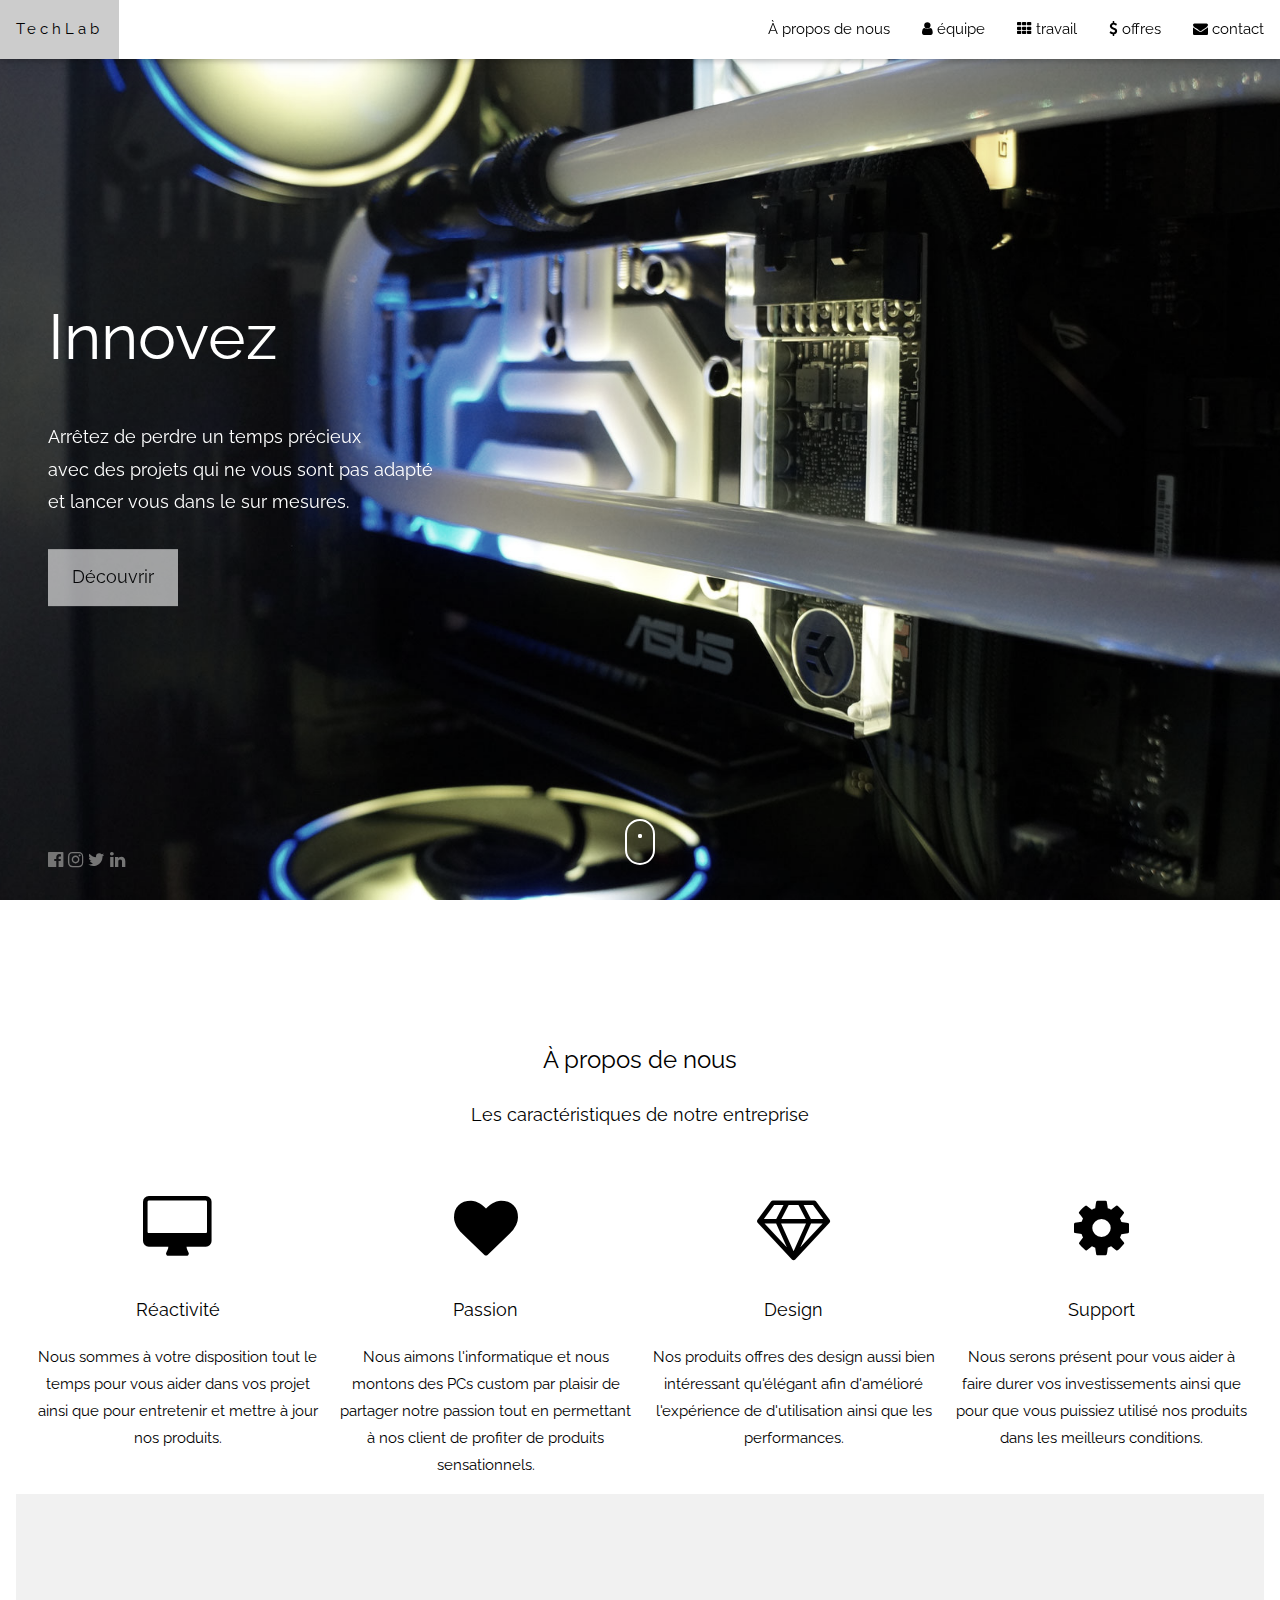
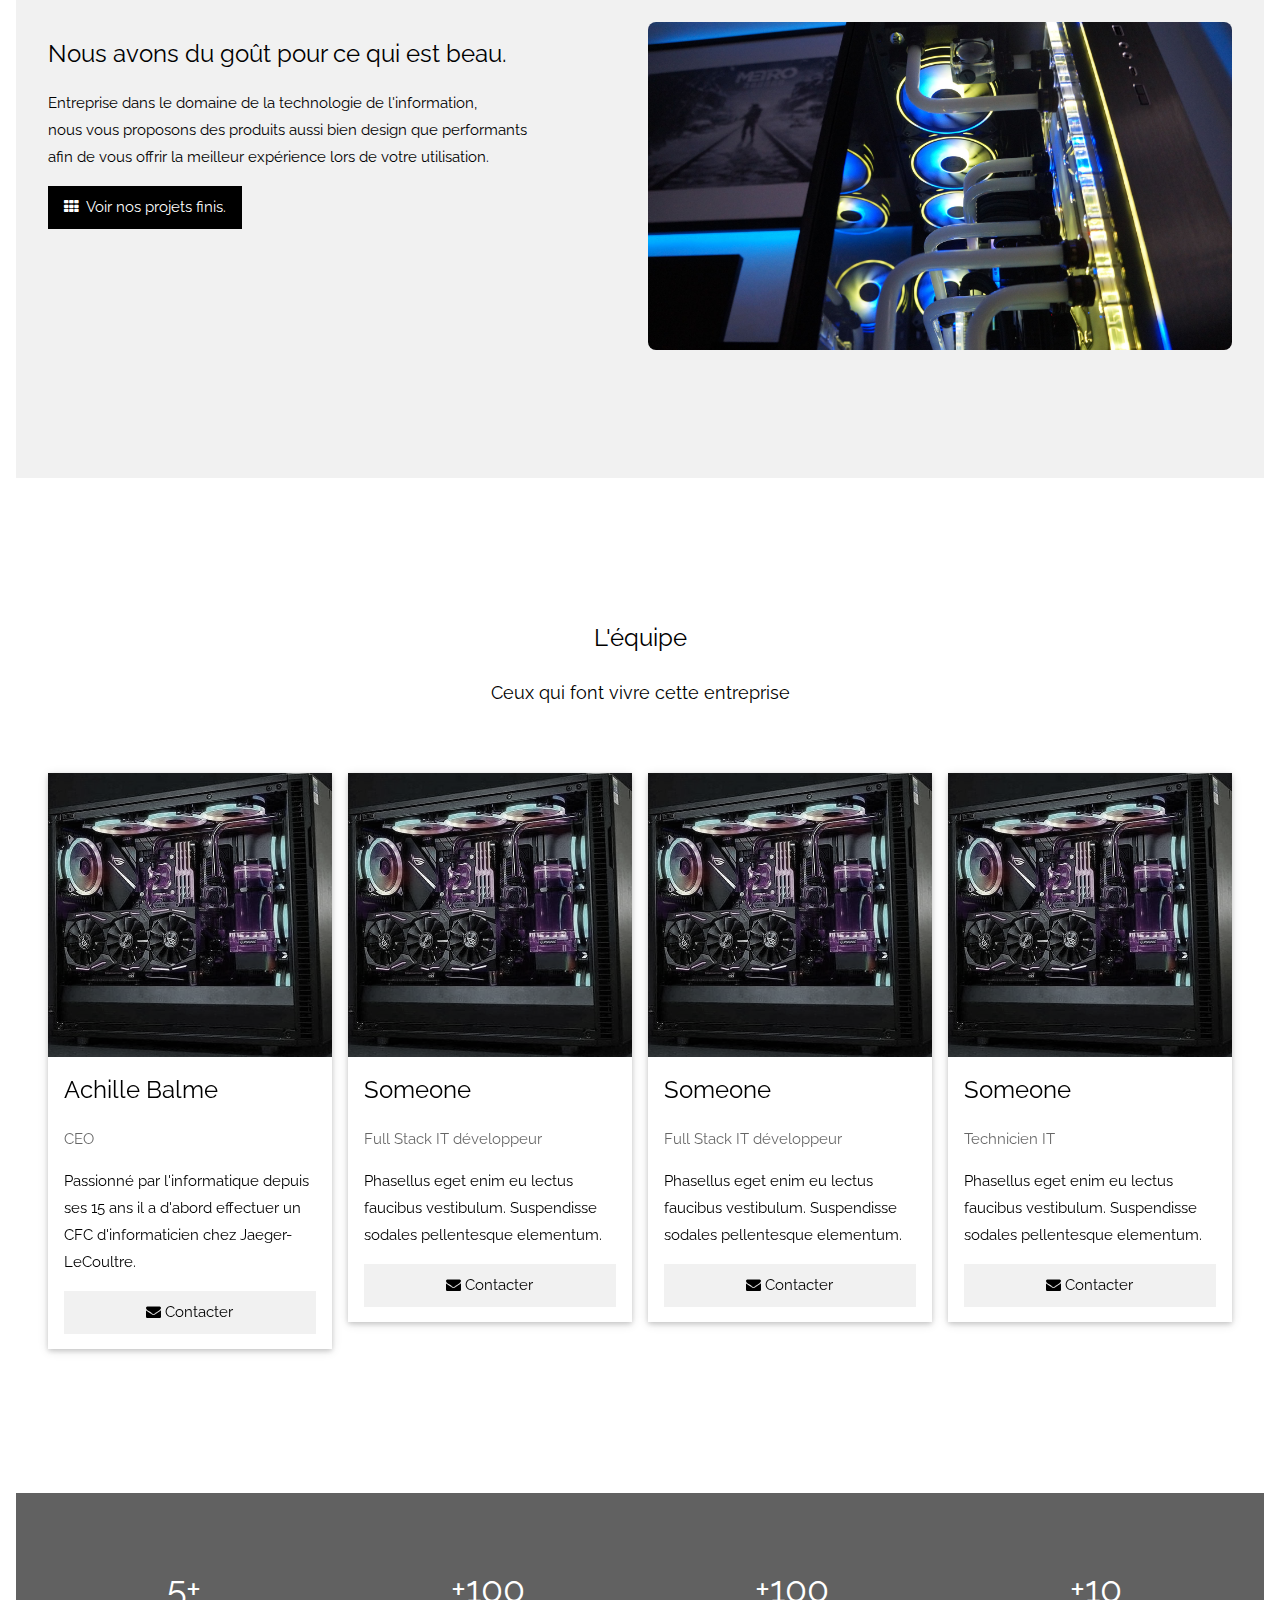
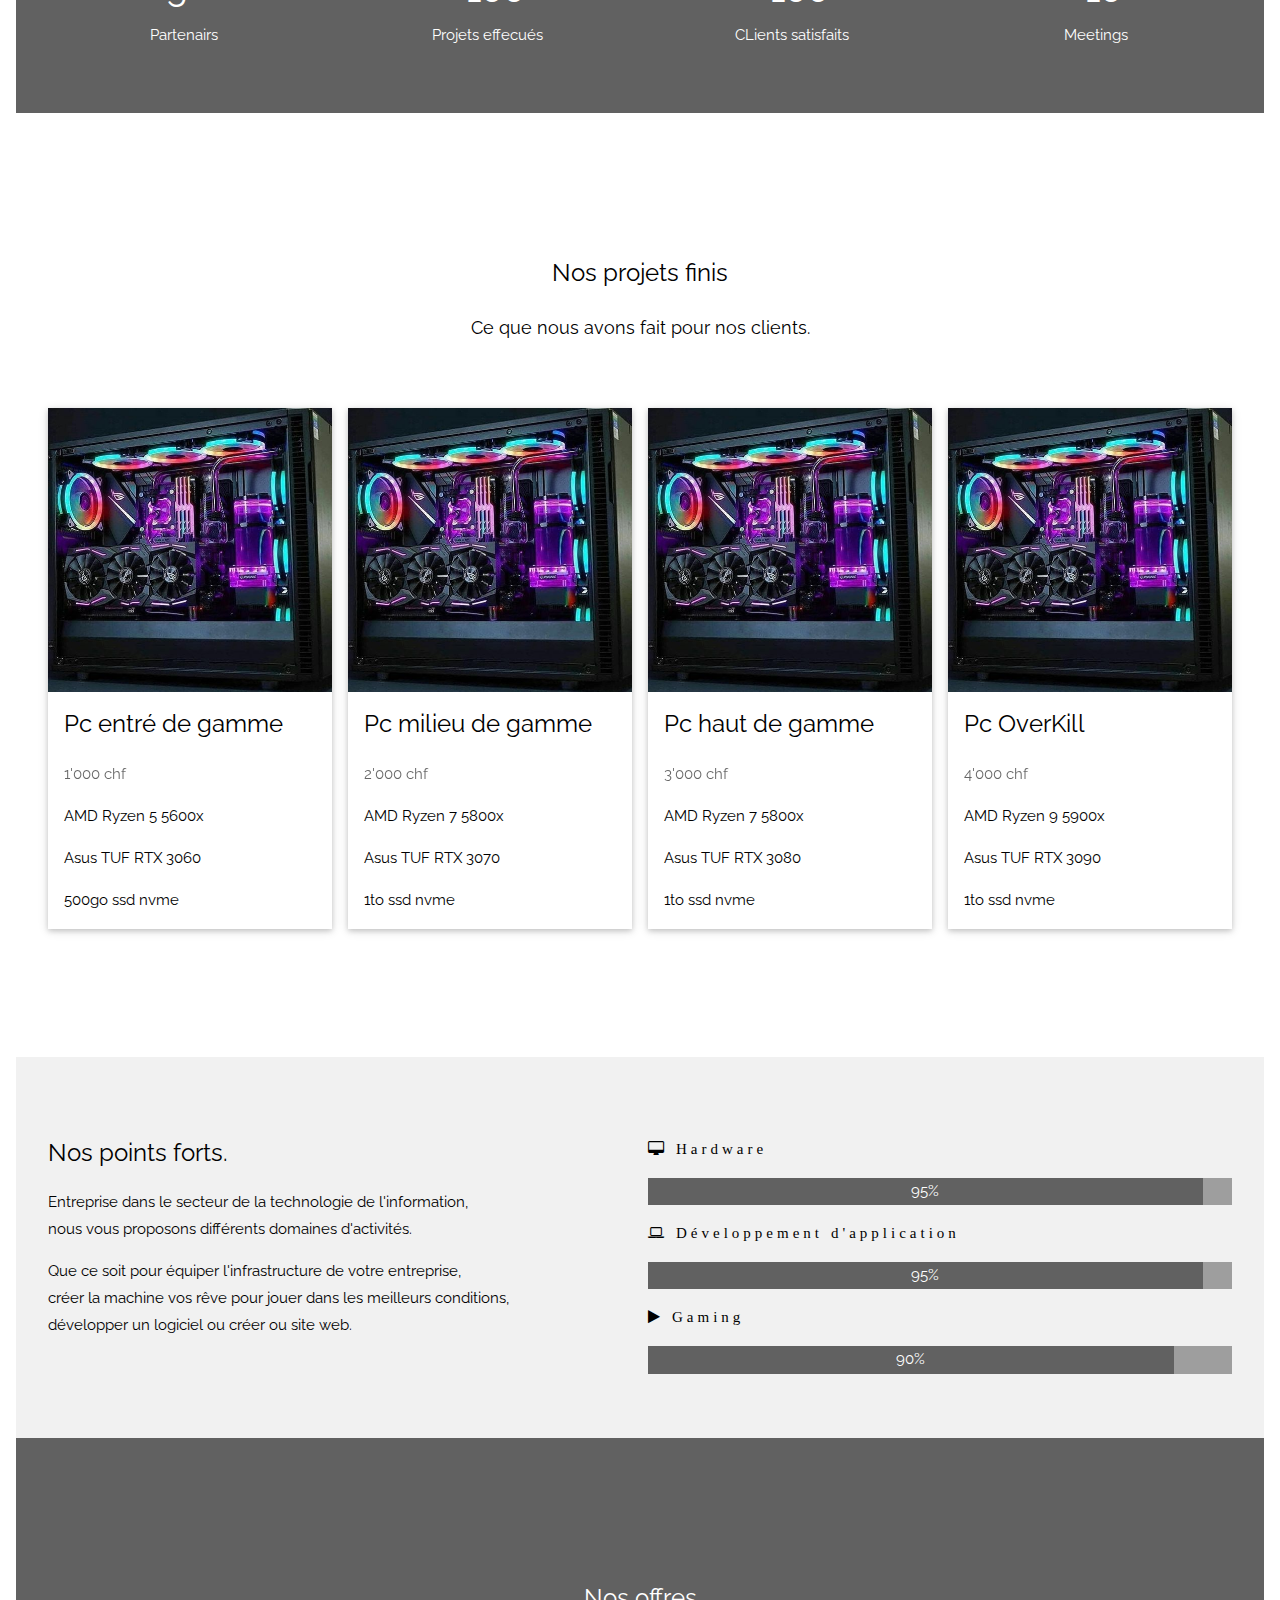
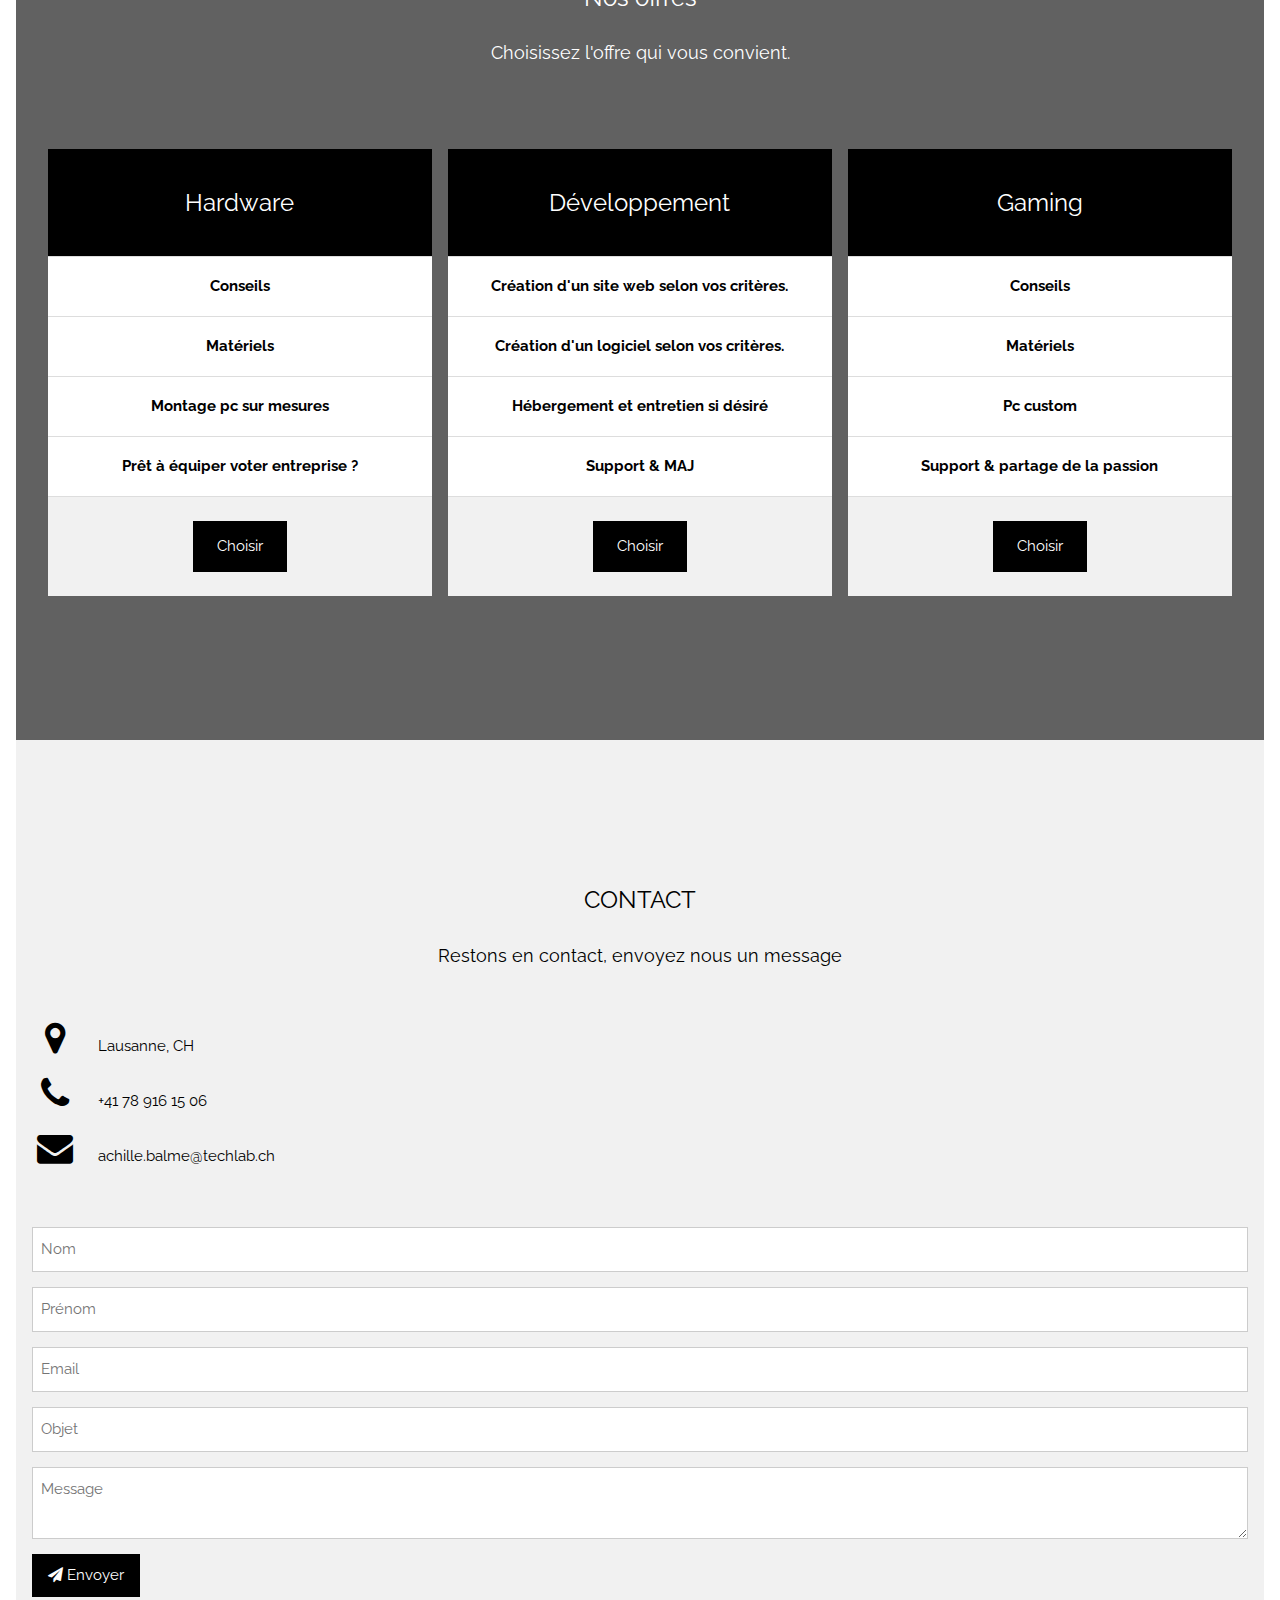
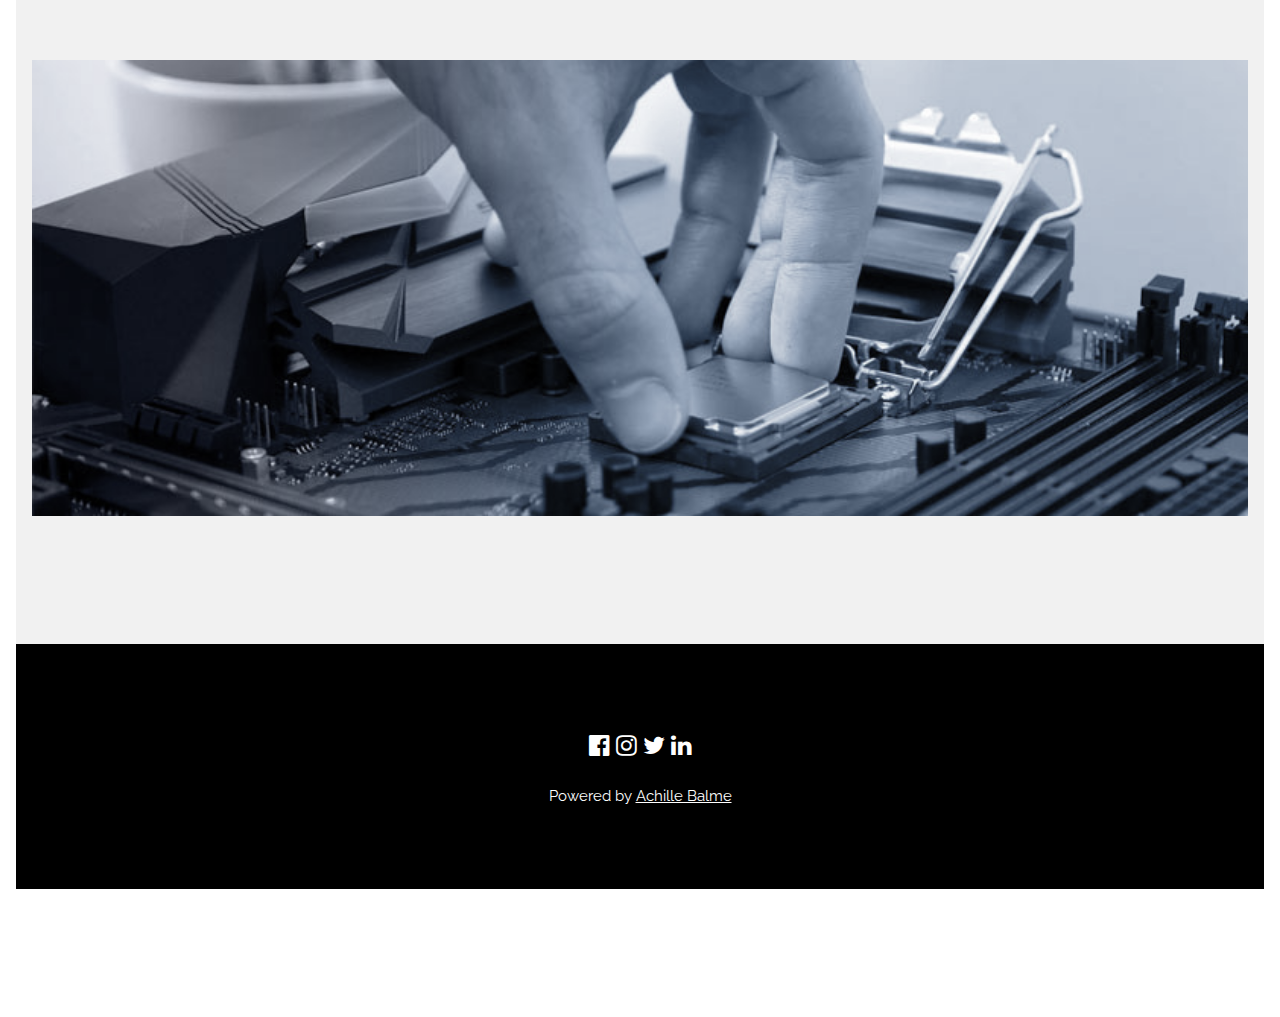
<file: index.html>
<!DOCTYPE html>
<html>
<title>TechLab</title>
<meta charset="UTF-8">
<meta name="viewport" content="width=device-width, initial-scale=1">
<link rel="stylesheet" href="https://www.w3schools.com/w3css/4/w3.css">
<link rel="stylesheet" href="https://fonts.googleapis.com/css?family=Raleway">
<link rel="stylesheet" href="https://cdnjs.cloudflare.com/ajax/libs/font-awesome/4.7.0/css/font-awesome.min.css">
<style>
  body,h1,h2,h3,h4,h5,h6 {font-family: "Raleway", sans-serif}

  body, html {
    height: 100%;
    line-height: 1.8;
  }

  .bgimg-1 {
    background-position: center;
    background-size: cover;
    background-image: url("images/photopclianli2.jpg");
    min-height: 100%;
  }

  .w3-bar .w3-button {
    padding: 16px;
  }
  #upBtn {
    display: none;
    position: fixed;
    bottom: 20px;
    right: 30px;
    z-index: 99;
    border: none;
    outline: none;
    background-color: white;
    cursor: pointer;
    padding: 15px;
    border-radius: 10px;
    height: 75px;
    width: 75px;
  }

  #upBtn:hover {
    background-color: rgba(179, 179, 179, 0.333);
  }

  .btnImg {
    display: block;
    margin-left: auto;
    margin-right: auto;
    width: 100%;
  }

  /* Scroll Down */

  .scrolldown-wrapper {
    left: 50%;
    position: absolute;
    text-align: center;
    bottom: 0;
    transform: translate(-50%, -50%);
  }

  .scrolldown {
    border: 2px solid #FFFFFF;
    border-radius: 30px;
    height: 46px;
    margin: 0 auto 8px;
    text-align: center;
    width: 30px;
  }

  .scrolldown-p1,
  .scrolldown-p2 {
    animation-duration: 1.5s;
    animation-name: scrolldown;
    animation-iteration-count: infinite;
    fill: #FFFFFF;
  }

  .scrolldown-p2 {
    animation-delay: .75s;
  }

  @keyframes scrolldown {
    0% {
      opacity: 0;
      transform: translate(0, -8px);
    }
    50% {
      opacity: 1;
      transform: translate(0, 0);
    }
    100% {
      opacity: 0;
      transform: translate(0, 8px);
    }
  }
</style>
<body>

<div class="w3-top">
  <div class="w3-bar w3-white w3-card" id="myNavbar">
    <a href="#home" class="w3-bar-item w3-button w3-wide">TechLab</a>
    <div class="w3-right w3-hide-small">
      <a href="#about" class="w3-bar-item w3-button"><i class=""></i> À propos de nous</a>
      <a href="#team" class="w3-bar-item w3-button"><i class="fa fa-user"></i> équipe</a>
      <a href="#work" class="w3-bar-item w3-button"><i class="fa fa-th"></i> travail</a>
      <a href="#pricing" class="w3-bar-item w3-button"><i class="fa fa-usd"></i> offres</a>
      <a href="#contact" class="w3-bar-item w3-button"><i class="fa fa-envelope"></i> contact</a>
    </div>
    <a href="javascript:void(0)" class="w3-bar-item w3-button w3-right w3-hide-large w3-hide-medium" onclick="open()">
      <i class="fa fa-bars"></i>
    </a>
  </div>
</div>

<nav class="w3-sidebar w3-bar-block w3-black w3-card w3-animate-left w3-hide-medium w3-hide-large" style="display:none" id="mySidebar">
  <a href="javascript:void(0)" onclick="close()" class="w3-bar-item w3-button w3-large w3-padding-16">Close ×</a>
  <a href="#about" onclick="close()" class="w3-bar-item w3-button">À propos de nous</a>
  <a href="#team" onclick="close()" class="w3-bar-item w3-button"> équipe</a>
  <a href="#work" onclick="close()" class="w3-bar-item w3-button"> travail</a>
  <a href="#pricing" onclick="close()" class="w3-bar-item w3-button"> offres</a>
  <a href="#contact" onclick="close()" class="w3-bar-item w3-button"> contact</a>
</nav>

<header class="bgimg-1 w3-display-container w3-grayscale-min" id="home">
  <div class="w3-display-left w3-text-white" style="padding:48px">
    <span class="w3-jumbo w3-hide-small">Innovez</span><br>
    <span class="w3-xxlarge w3-hide-large w3-hide-medium">Innovez</span><br>
    <span class="w3-large">Arrêtez de perdre un temps précieux <br>avec des projets qui ne vous sont pas adapté<br>et lancer vous dans le sur mesures.</span>
    <p><a href="#about" class="w3-button w3-white w3-padding-large w3-large w3-margin-top w3-opacity w3-hover-opacity-off">Découvrir</a></p>
  </div>
  <div class="w3-display-bottomleft w3-text-grey w3-large" style="padding:24px 48px">
    <a href="https://www.facebook.com/"><i class="fa fa-facebook-official w3-hover-opacity"></i></a>
    <a href="https://www.instagram.com/"><i class="fa fa-instagram w3-hover-opacity"></i></a>
    <a href="https://twitter.com/home/"><i class="fa fa-twitter w3-hover-opacity"></i></a>
    <a href="https://fr.linkedin.com/"><i class="fa fa-linkedin w3-hover-opacity"></i></a>
  </div>
  <div class="scrolldown-wrapper">
    <div class="scrolldown">
      <svg height="30" width="10">
        <circle class="scrolldown-p1" cx="5" cy="15" r="2" />
        <circle class="scrolldown-p2" cx="5" cy="15" r="2" />
      </svg>
    </div>
  </div>
</header>
<div class="w3-container" style="padding:128px 16px" id="about">
  <h3 class="w3-center">À propos de nous</h3>
  <p class="w3-center w3-large">Les caractéristiques de notre entreprise</p>
  <div class="w3-row-padding w3-center" style="margin-top:64px">
    <div class="w3-quarter">
      <i class="fa fa-desktop w3-margin-bottom w3-jumbo w3-center"></i>
      <p class="w3-large">Réactivité</p>
      <p>Nous sommes à votre disposition tout le temps pour vous aider dans vos projet ainsi que pour entretenir et mettre à jour nos produits.</p>
    </div>
    <div class="w3-quarter">
      <i class="fa fa-heart w3-margin-bottom w3-jumbo"></i>
      <p class="w3-large">Passion</p>
      <p>Nous aimons l'informatique et nous montons des PCs custom par plaisir de partager notre passion tout en permettant à nos client de profiter de produits sensationnels.</p>
    </div>
    <div class="w3-quarter">
      <i class="fa fa-diamond w3-margin-bottom w3-jumbo"></i>
      <p class="w3-large">Design</p>
      <p>Nos produits offres des design aussi bien intéressant qu'élégant afin d'amélioré l'expérience de d'utilisation ainsi que les performances.</p>
    </div>
    <div class="w3-quarter">
      <i class="fa fa-cog w3-margin-bottom w3-jumbo"></i>
      <p class="w3-large">Support</p>
      <p>Nous serons présent pour vous aider à faire durer vos investissements ainsi que pour que vous puissiez utilisé nos produits dans les meilleurs conditions.</p>
    </div>
  </div>

  <div class="w3-container w3-light-grey" style="padding:128px 16px">
    <div class="w3-row-padding">
      <div class="w3-col m6">
        <h3>Nous avons du goût pour ce qui est beau.</h3>
        <p>Entreprise dans le domaine de la technologie de l'information,<br>nous vous proposons des produits aussi bien design que performants<br>afin de vous offrir la meilleur expérience lors de votre utilisation.</p>
        <p><a href="#work" class="w3-button w3-black"><i class="fa fa-th">&nbsp;</i> Voir nos projets finis.</a></p>
      </div>
      <div class="w3-col m6">
        <img class="w3-image w3-round-large" src="images/photopclianli.jpg" alt="Buildings" width="700" height="394">
      </div>
    </div>
  </div>

  <div class="w3-container" style="padding:128px 16px" id="team">
    <h3 class="w3-center">L'équipe</h3>
    <p class="w3-center w3-large">Ceux qui font vivre cette entreprise</p>
    <div class="w3-row-padding w3-grayscale" style="margin-top:64px">
      <div class="w3-col l3 m6 w3-margin-bottom">
        <div class="w3-card">
          <img src="images/photopc1.jpg" alt="Achille" style="width:100%">
          <div class="w3-container">
            <h3>Achille Balme</h3>
            <p class="w3-opacity">CEO</p>
            <p>Passionné par l'informatique depuis ses 15 ans il a d'abord effectuer un CFC d'informaticien chez Jaeger-LeCoultre.</p>
            <a href="mailto:achille.balme@techlab.ch?subject=Demande d'informations" class="w3-button w3-light-grey w3-block"><i class="fa fa-envelope"></i> Contacter</button></a>
            <p></p>
          </div>
        </div>
      </div>
      <div class="w3-col l3 m6 w3-margin-bottom">
        <div class="w3-card">
          <img src="images/photopc1.jpg" alt="someone" style="width:100%">
          <div class="w3-container">
            <h3>Someone</h3>
            <p class="w3-opacity">Full Stack IT développeur</p>
            <p>Phasellus eget enim eu lectus faucibus vestibulum. Suspendisse sodales pellentesque elementum.</p>
            <a href="mailto:@techlab.ch?subject=Demande d'informations" class="w3-button w3-light-grey w3-block"><i class="fa fa-envelope"></i> Contacter</button></a>
            <p></p>
          </div>
        </div>
      </div>
      <div class="w3-col l3 m6 w3-margin-bottom">
        <div class="w3-card">
          <img src="images/photopc1.jpg" alt="someone" style="width:100%">
          <div class="w3-container">
            <h3>Someone</h3>
            <p class="w3-opacity">Full Stack IT développeur</p>
            <p>Phasellus eget enim eu lectus faucibus vestibulum. Suspendisse sodales pellentesque elementum.</p>
            <a href="mailto:@techlab.ch?subject=Demande d'informations" class="w3-button w3-light-grey w3-block"><i class="fa fa-envelope"></i> Contacter</button></a>
            <p></p>
          </div>
        </div>
      </div>
      <div class="w3-col l3 m6 w3-margin-bottom">
        <div class="w3-card">
          <img src="images/photopc1.jpg" alt="someone" style="width:100%">
          <div class="w3-container">
            <h3>Someone</h3>
            <p class="w3-opacity">Technicien IT</p>
            <p>Phasellus eget enim eu lectus faucibus vestibulum. Suspendisse sodales pellentesque elementum.</p>
            <a href="mailto:@techlab.ch?subject=Demande d'informations" class="w3-button w3-light-grey w3-block"><i class="fa fa-envelope"></i> Contacter</button></a>
            <p></p>
          </div>
        </div>
      </div>
    </div>
  </div>

  <div class="w3-container w3-row w3-center w3-dark-grey w3-padding-64">
    <div class="w3-quarter">
      <span class="w3-xxlarge">5+</span>
      <br>Partenairs
    </div>
    <div class="w3-quarter">
      <span class="w3-xxlarge">+100</span>
      <br>Projets effecués
    </div>
    <div class="w3-quarter">
      <span class="w3-xxlarge">+100</span>
      <br>CLients satisfaits
    </div>
    <div class="w3-quarter">
      <span class="w3-xxlarge">+10</span>
      <br>Meetings
    </div>
  </div>

  <div class="w3-container" style="padding:128px 16px" id="work">
    <h3 class="w3-center">Nos projets finis</h3>
    <p class="w3-center w3-large">Ce que nous avons fait pour nos clients.</p>

    <div class="w3-row-padding" style="margin-top:64px">
      <div class="w3-col l3 m6">
        <div class="w3-card">
          <img src="images/photopc1.jpg" alt="photo" style="width:100%" onclick="onClick(this)" class="w3-hover-opacity">
          <div class="w3-container">
            <h3>Pc entré de gamme</h3>
            <p class="w3-opacity">1'000 chf</p>
            <p>AMD Ryzen 5 5600x</p>
            <p>Asus TUF RTX 3060</p>
            <p>500go ssd nvme</p>
            <p></p>
          </div>
        </div>
      </div>
      <div class="w3-col l3 m6">
        <div class="w3-card">
          <img src="images/photopc1.jpg" alt="photo" style="width:100%" onclick="onClick(this)" class="w3-hover-opacity">
          <div class="w3-container">
            <h3>Pc milieu de gamme</h3>
            <p class="w3-opacity">2'000 chf</p>
            <p>AMD Ryzen 7 5800x</p>
            <p>Asus TUF RTX 3070</p>
            <p>1to ssd nvme</p>
            <p></p>
          </div>
        </div>
      </div>
      <div class="w3-col l3 m6">
        <div class="w3-card">
          <img src="images/photopc1.jpg" alt="photo" style="width:100%" onclick="onClick(this)" class="w3-hover-opacity">
          <div class="w3-container">
            <h3>Pc haut de gamme</h3>
            <p class="w3-opacity">3'000 chf</p>
            <p>AMD Ryzen 7 5800x</p>
            <p>Asus TUF RTX 3080</p>
            <p>1to ssd nvme</p>
            <p></p>
          </div>
        </div>
      </div>
      <div class="w3-col l3 m6">
        <div class="w3-card">
          <img src="images/photopc1.jpg" alt="photo" style="width:100%" onclick="onClick(this)" class="w3-hover-opacity">
          <div class="w3-container">
            <h3>Pc OverKill</h3>
            <p class="w3-opacity">4'000 chf</p>
            <p>AMD Ryzen 9 5900x</p>
            <p>Asus TUF RTX 3090</p>
            <p>1to ssd nvme</p>
            <p></p>
          </div>
        </div>
      </div>
    </div>
  </div>
  <div id="modal01" class="w3-modal w3-black" onclick="this.style.display='none'">
    <span class="w3-button w3-xxlarge w3-black w3-padding-large w3-display-topright" title="Close Modal Image">&times;</span>
    <div class="w3-modal-content w3-animate-zoom w3-center w3-transparent w3-padding-64">
      <img id="img01" class="w3-image">
      <p id="caption" class="w3-opacity w3-large"></p>
    </div>
  </div>

  <div class="w3-container w3-light-grey w3-padding-64">
    <div class="w3-row-padding">
      <div class="w3-col m6">
        <h3>Nos points forts.</h3>
        <p>Entreprise dans le secteur de la technologie de l'information,<br>
          nous vous proposons différents domaines d'activités.</p>
        <p>Que ce soit pour équiper l'infrastructure de votre entreprise,<br>
          créer la machine vos rêve pour jouer dans les meilleurs conditions,<br>
          développer un logiciel ou créer ou site web.</p>
      </div>
      <div class="w3-col m6">
        <p class="w3-wide"><i class="fa fa-desktop w3-margin-right"> Hardware</i></p>
        <div class="w3-grey">
          <div class="w3-container w3-dark-grey w3-center" style="width:95%">95%</div>
        </div>
        <p class="w3-wide"><i class="fa fa-laptop w3-margin-right"> Développement d'application</i></p>
        <div class="w3-grey">
          <div class="w3-container w3-dark-grey w3-center" style="width:95%">95%</div>
        </div>
        <p class="w3-wide"><i class="fa fa-play w3-margin-right"> Gaming</i></p>
        <div class="w3-grey">
          <div class="w3-container w3-dark-grey w3-center" style="width:90%">90%</div>
        </div>
      </div>
    </div>
  </div>

  <div class="w3-container w3-center w3-dark-grey" style="padding:128px 16px" id="pricing">
    <h3>Nos offres</h3>
    <p class="w3-large">Choisissez l'offre qui vous convient.</p>
    <div class="w3-row-padding" style="margin-top:64px">
      <div class="w3-third w3-section">
        <ul class="w3-ul w3-white w3-hover-shadow">
          <li class="w3-black w3-xlarge w3-padding-32">Hardware</li>
          <li class="w3-padding-16"><b>Conseils</b></li>
          <li class="w3-padding-16"><b>Matériels</b></li>
          <li class="w3-padding-16"><b>Montage pc sur mesures</b></li>
          <li class="w3-padding-16"><b>Prêt à équiper voter entreprise ?</b></li>
          </li>
          <li class="w3-light-grey w3-padding-24">
            <form action="Hardware/index.html">
              <button class="w3-button w3-black w3-padding-large">Choisir</button>
            </form>
          </li>
        </ul>
      </div>
      <div class="w3-third w3-section">
        <ul class="w3-ul w3-white w3-hover-shadow">
          <li class="w3-black w3-xlarge w3-padding-32">Développement</li>
          <li class="w3-padding-16"><b>Création d'un site web selon vos critères.</b></li>
          <li class="w3-padding-16"><b>Création d'un logiciel selon vos critères.</b></li>
          <li class="w3-padding-16"><b>Hébergement et entretien si désiré</b></li>
          <li class="w3-padding-16"><b>Support & MAJ</b></li>
          </li>
          <li class="w3-light-grey w3-padding-24">
            <form action="Développement/index.html">
              <button class="w3-button w3-black w3-padding-large">Choisir</button>
            </form>
          </li>
        </ul>
      </div>
      <div class="w3-third w3-section">
        <ul class="w3-ul w3-white w3-hover-shadow">
          <li class="w3-black w3-xlarge w3-padding-32">Gaming</li>
          <li class="w3-padding-16"><b>Conseils</b></li>
          <li class="w3-padding-16"><b>Matériels</b></li>
          <li class="w3-padding-16"><b>Pc custom</b></li>
          <li class="w3-padding-16"><b>Support & partage de la passion</b></li>
          </li>
          <li class="w3-light-grey w3-padding-24">
            <form action="Gaming/index.html">
              <button class="w3-button w3-black w3-padding-large">Choisir</button>
            </form>
          </li>
        </ul>
      </div>
    </div>
  </div>

  <div class="w3-container w3-light-grey" style="padding:128px 16px" id="contact">
    <h3 class="w3-center">CONTACT</h3>
    <p class="w3-center w3-large">Restons en contact, envoyez nous un message</p>
    <div style="margin-top:48px">
      <p><i class="fa fa-map-marker fa-fw w3-xxlarge w3-margin-right"></i> Lausanne, CH</p>
      <p><i class="fa fa-phone fa-fw w3-xxlarge w3-margin-right"></i> +41 78 916 15 06</p>
      <p><i class="fa fa-envelope fa-fw w3-xxlarge w3-margin-right"></i> achille.balme@techlab.ch</p>
      <br>
      <form method="POST" action="traitement.php" target="_blank">
        <p><input class="w3-input w3-border" type="text" placeholder="Nom" required name="Nom"></p>
        <p><input class="w3-input w3-border" type="text" placeholder="Prénom" required name="Prenom"></p>
        <p><input class="w3-input w3-border" type="email" placeholder="Email" required name="Email"></p>
        <p><input class="w3-input w3-border" type="text" placeholder="Objet" required name="Objet"></p>
        <p><textarea class="w3-input w3-border" type="text" placeholder="Message" required name="Message"></textarea></p>
        <button class="w3-button w3-black" type="submit">
          <i class="fa fa-paper-plane"></i> Envoyer
        </button>
        </p>
      </form>
      <img src="images/photoposeproc.jpg" class="w3-image w3-greyscale" style="width:100%;margin-top:48px">
    </div>
  </div>

  <footer class="w3-center w3-black w3-padding-64">
    <div class="w3-xlarge w3-section">
      <a href="https://www.facebook.com/"><i class="fa fa-facebook-official w3-hover-opacity"></i></a>
      <a href="https://www.instagram.com/"><i class="fa fa-instagram w3-hover-opacity"></i></a>
      <a href="https://twitter.com/home/"><i class="fa fa-twitter w3-hover-opacity"></i></a>
      <a href="https://fr.linkedin.com/"><i class="fa fa-linkedin w3-hover-opacity"></i></a>
    </div>
    <p>Powered by <a href="../CV/index.html" title="W3.CSS" target="_blank" class="w3-hover-text-green">Achille Balme</a></p>
  </footer>
  <button onclick="upFunction()" id="upBtn" title="Remonter"><img class="btnImg" src="up.png"></button>
  <div id="footer">
    <script>
      function onClick(element) {
        document.getElementById("img01").src = element.src;
        document.getElementById("modal01").style.display = "block";
        var captionText = document.getElementById("caption");
        captionText.innerHTML = element.alt;
      }

      var mySidebar = document.getElementById("mySidebar");

      function open() {
        if (mySidebar.style.display === 'block') {
          mySidebar.style.display = 'none';
        } else {
          mySidebar.style.display = 'block';
        }
      }

      function close() {
        mySidebar.style.display = "none";
      }
      var mybutton = document.getElementById("upBtn");
      window.onscroll = function() {scrollFunction()};
      function scrollFunction() {
        if (document.body.scrollTop > 20 || document.documentElement.scrollTop > 20) {
          mybutton.style.display = "block";
        } else {
          mybutton.style.display = "none";
        }
      }
      function upFunction() {
        document.body.scrollTop = 0;
        document.documentElement.scrollTop = 0;
      }
    </script>
</body>
</html>
</file>
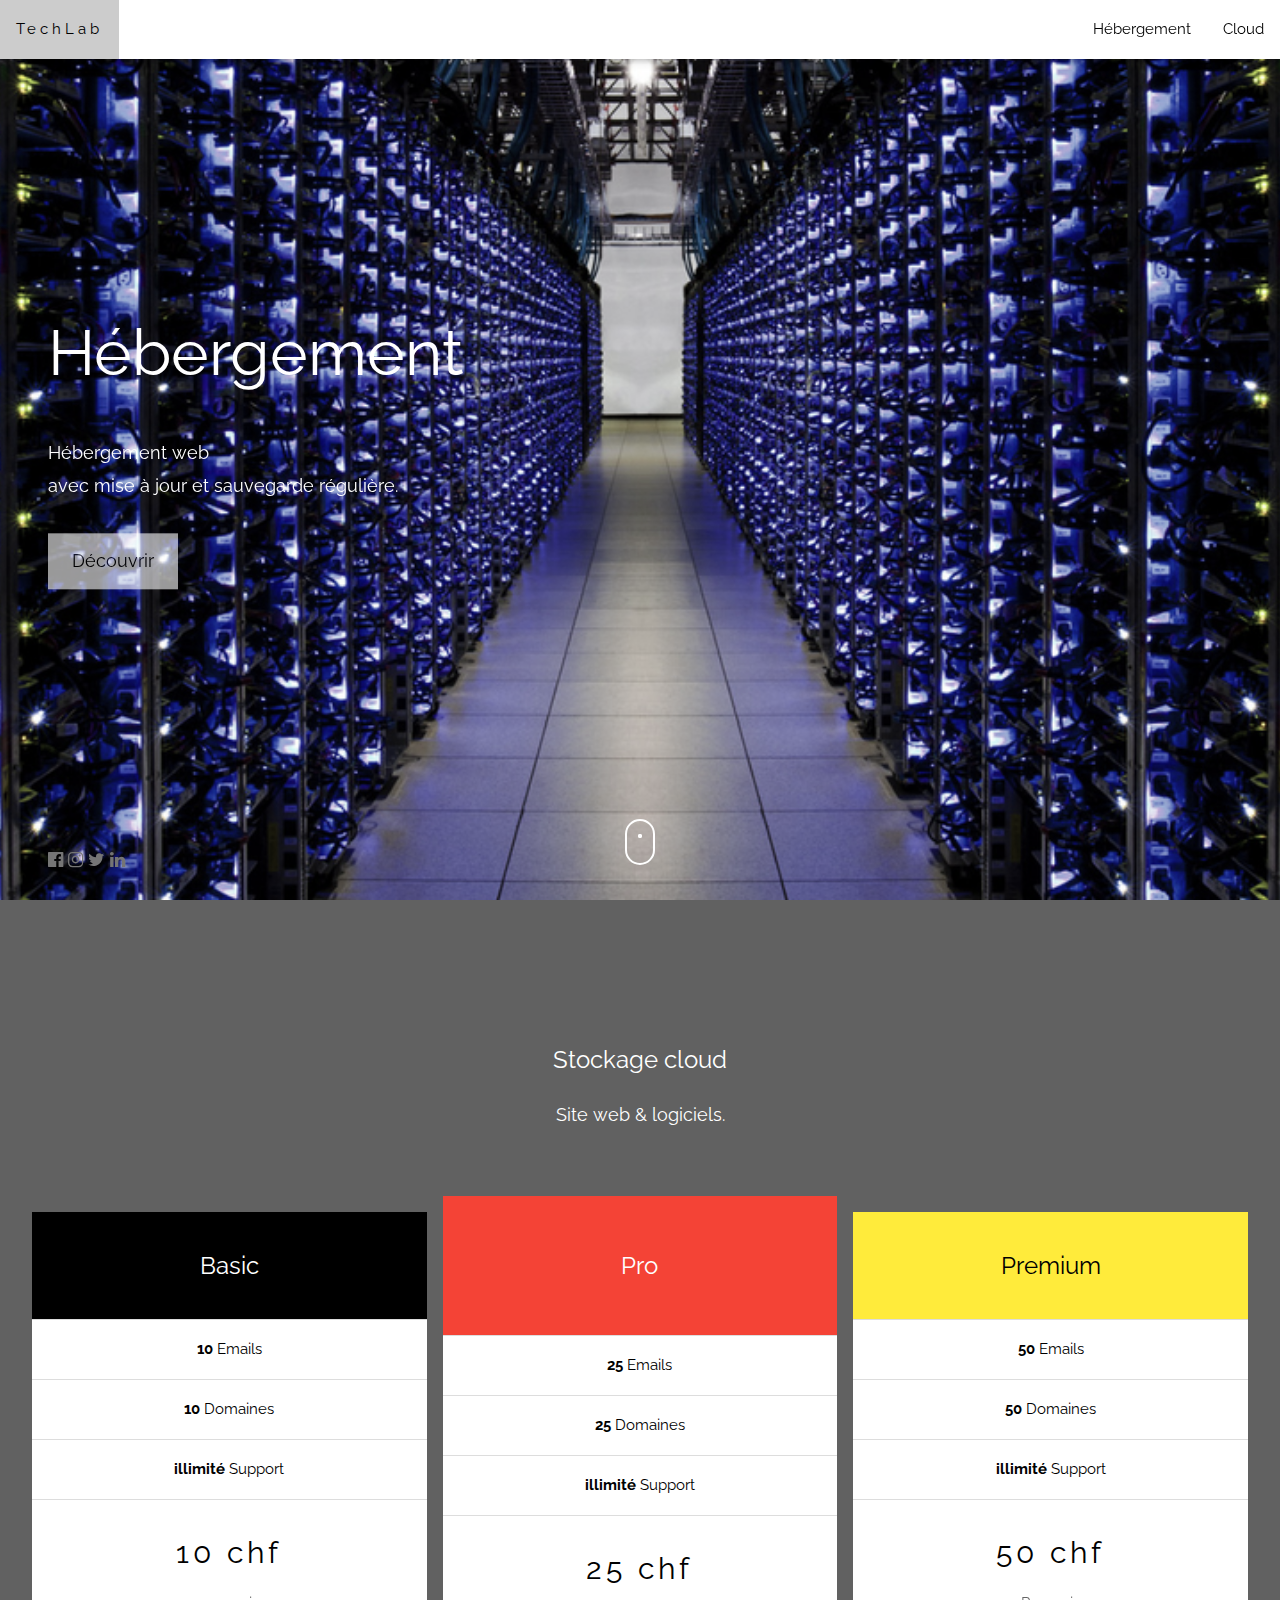
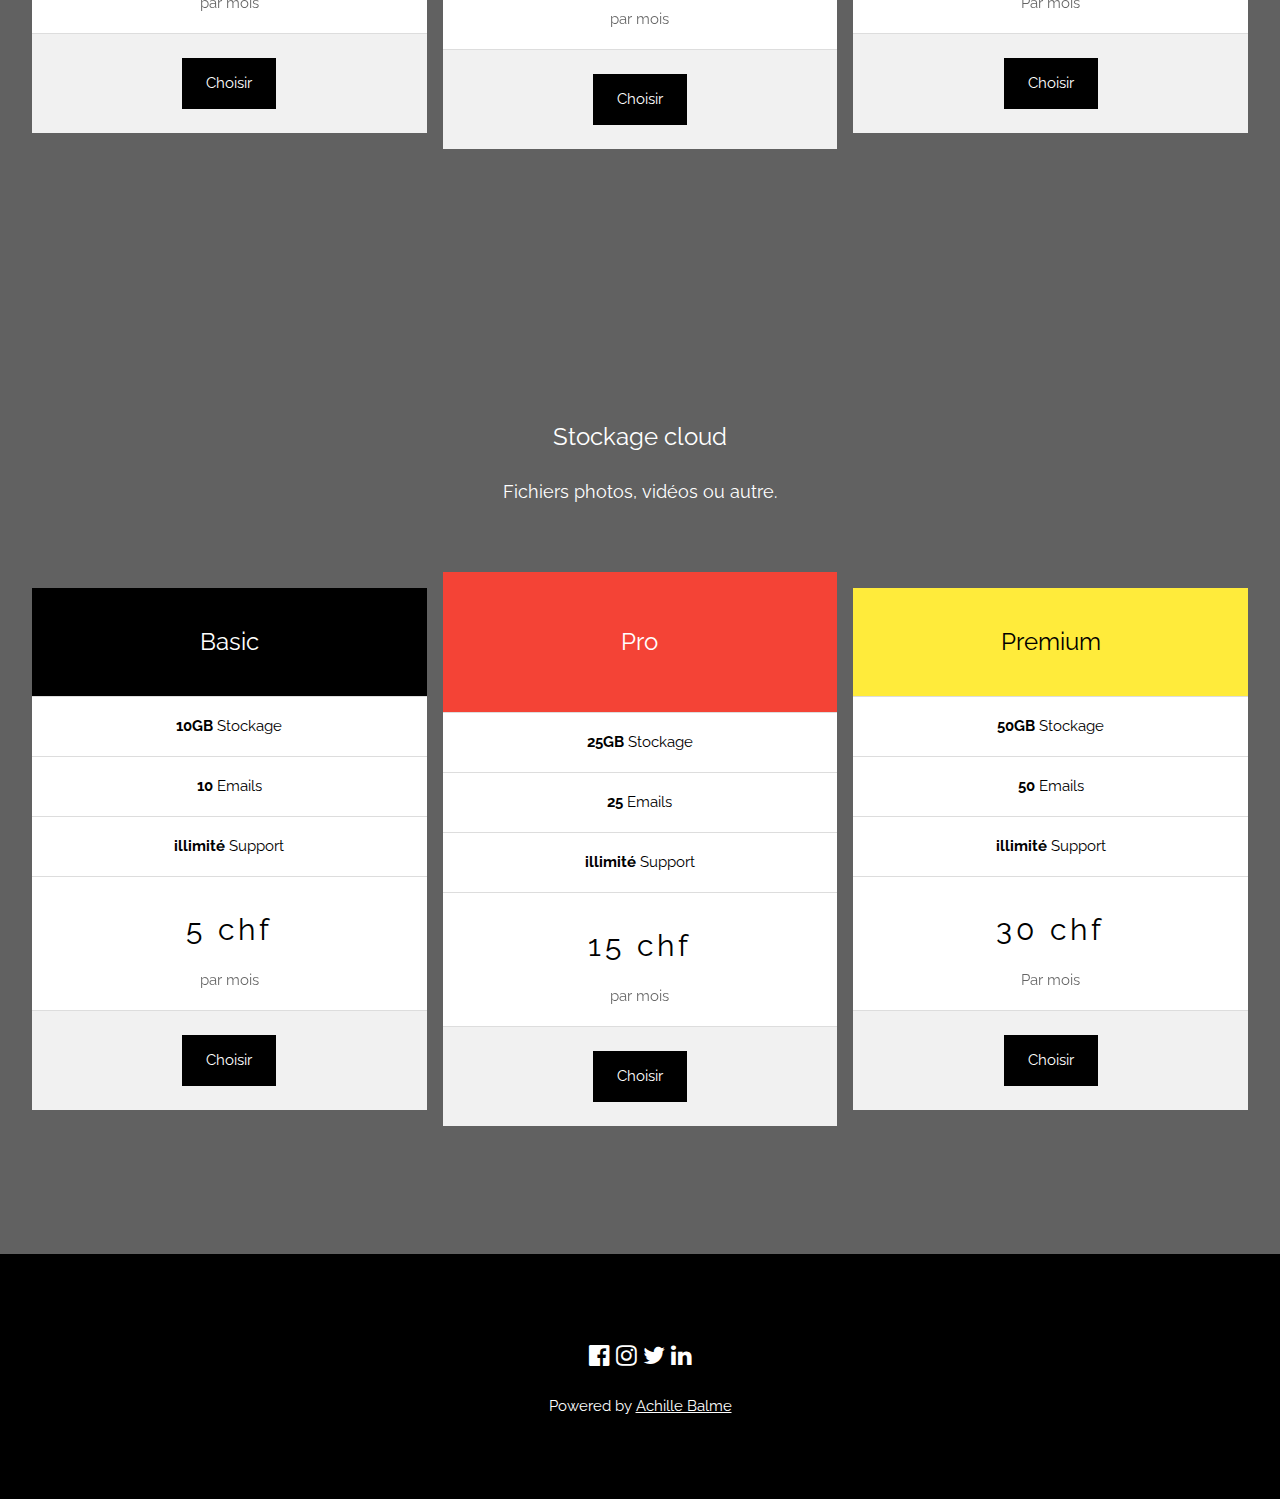
<file: Cloud/index.html>
<!DOCTYPE html>
<html>
	<title>Cloud | TechLab</title>
	<head>
		<meta name="utf-8">
		<link rel="stylesheet" href="https://www.w3schools.com/w3css/4/w3.css">
		<link rel="stylesheet" href="https://fonts.googleapis.com/css?family=Raleway">
		<link rel="stylesheet" href="https://cdnjs.cloudflare.com/ajax/libs/font-awesome/4.7.0/css/font-awesome.min.css">
		<meta name="viewport" content="width=device-width, initial-scale=1">
	</head>
	<style>
		body,h1,h2,h3,h4,h5,h6 {font-family: "Raleway", sans-serif}
		
		body, html {
		  height: 100%;
		  line-height: 1.8;
		}

		.bgimg-1 {
		background-position: center;
		background-size: cover;
		background-image: url("../images/serveur.jpg");
		min-height: 100%;
		}
		
		.w3-bar .w3-button {
		  padding: 16px;
		}
		#upBtn {
		display: none;
		position: fixed;
		bottom: 20px;
		right: 30px;
		z-index: 99;
		border: none;
		outline: none;
		background-color: white;
		cursor: pointer;
		padding: 15px;
		border-radius: 10px;
		height: 75px;
		width: 75px;
		}
  
		#upBtn:hover {
		background-color: rgba(179, 179, 179, 0.333);
		}

		.btnImg {
		display: block;
		margin-left: auto;
		margin-right: auto;
		width: 100%;
		}

		/* Scroll Down */

		.scrolldown-wrapper {
			left: 50%;
			position: absolute;
			text-align: center;
			bottom: 0;
			transform: translate(-50%, -50%);
		}
		
		.scrolldown {
			border: 2px solid #FFFFFF;
			border-radius: 30px;
			height: 46px;
			margin: 0 auto 8px;
			text-align: center;
			width: 30px;
		}

		.scrolldown-p1,
		.scrolldown-p2 {
			animation-duration: 1.5s;
			animation-name: scrolldown;
			animation-iteration-count: infinite;
			fill: #FFFFFF;
		}
		
		.scrolldown-p2 {
			animation-delay: .75s;
		}

		@keyframes scrolldown {
			0% {
				opacity: 0;
				transform: translate(0, -8px);
			}
			50% {
				opacity: 1;
				transform: translate(0, 0);
			}
			100% {
				opacity: 0;
				transform: translate(0, 8px);
			}
		}
	</style>
	<body>
		<div class="w3-top">
			<div class="w3-bar w3-white w3-card" id="myNavbar">
			  <a href="../index.html" class="w3-bar-item w3-button w3-wide">TechLab</a>
			  <div class="w3-right w3-hide-small">
				<a href="#hebergement" class="w3-bar-item w3-button">Hébergement</a>
				<a href="#cloud" class="w3-bar-item w3-button">Cloud</a>	
			  </div>
		  
			  <a href="javascript:void(0)" class="w3-bar-item w3-button w3-right w3-hide-large w3-hide-medium" onclick="w3_open()">
				<i class="fa fa-bars"></i>
			  </a>
			</div>
		  </div>
		  <header class="bgimg-1 w3-display-container w3-grayscale-min" id="home">
			<div class="w3-display-left w3-text-white" style="padding:48px">
			  <span class="w3-jumbo w3-hide-small">Hébergement</span><br>
			  <span class="w3-xxlarge w3-hide-large w3-hide-medium">Hébergement</span><br>
			  <span class="w3-large">Hébergement web<br>avec mise à jour et sauvegarde régulière.</span>
			  <p><a href="#hebergement" class="w3-button w3-white w3-padding-large w3-large w3-margin-top w3-opacity w3-hover-opacity-off">Découvrir</a></p>
			</div> 
			<div class="w3-display-bottomleft w3-text-grey w3-large" style="padding:24px 48px">
			  <a href="https://www.facebook.com/"><i class="fa fa-facebook-official w3-hover-opacity"></i></a>
			  <a href="https://www.instagram.com/"><i class="fa fa-instagram w3-hover-opacity"></i></a>
			  <a href="https://twitter.com/home/"><i class="fa fa-twitter w3-hover-opacity"></i></a>
			  <a href="https://fr.linkedin.com/"><i class="fa fa-linkedin w3-hover-opacity"></i></a>
			</div>
			<div class="scrolldown-wrapper">
			  <div class="scrolldown">
				<svg height="30" width="10">
				  <circle class="scrolldown-p1" cx="5" cy="15" r="2" />
				  <circle class="scrolldown-p2" cx="5" cy="15" r="2" />
				</svg>
			  </div>
			</div>
		  </header>  
		  <nav class="w3-sidebar w3-bar-block w3-black w3-card w3-animate-left w3-hide-medium w3-hide-large" style="display:none" id="mySidebar">
			<a href="javascript:void(0)" onclick="close()" class="w3-bar-item w3-button w3-large w3-padding-16">Close ×</a>
			<a href="#hebergement" onclick="close()" class="w3-bar-item w3-button">Hébergement</a>
			<a href="#cloud" onclick="close()" class="w3-bar-item w3-button">Cloud</a>
		  </nav>
		  <div class="w3-container w3-center w3-dark-grey" style="padding:128px 16px">
			<h3>Stockage cloud</h3>
			<p class="w3-large" id="hebergement">Site web & logiciels.</p>
				<div class="w3-row-padding" style="margin-top:64px">
				  <div class="w3-third w3-section">
					<ul class="w3-ul w3-white w3-hover-shadow">
					  <li class="w3-black w3-xlarge w3-padding-32">Basic</li>
					  <li class="w3-padding-16"><b>10</b> Emails</li>
					  <li class="w3-padding-16"><b>10</b> Domaines</li>
					  <li class="w3-padding-16"><b>illimité</b> Support</li>
					  <li class="w3-padding-16">
						<h2 class="w3-wide">10 chf</h2>
						<span class="w3-opacity">par mois</span>
					  </li>
					  <li class="w3-light-grey w3-padding-24">
						<button class="w3-button w3-black w3-padding-large">Choisir</button>
					  </li>
					</ul>
				  </div>
				  <div class="w3-third">
					<ul class="w3-ul w3-white w3-hover-shadow">
					  <li class="w3-red w3-xlarge w3-padding-48">Pro</li>
					  <li class="w3-padding-16"><b>25</b> Emails</li>
					  <li class="w3-padding-16"><b>25</b> Domaines</li>
					  <li class="w3-padding-16"><b>illimité</b> Support</li>
					  <li class="w3-padding-16">
						<h2 class="w3-wide">25 chf</h2>
						<span class="w3-opacity">par mois</span>
					  </li>
					  <li class="w3-light-grey w3-padding-24">
						<button class="w3-button w3-black w3-padding-large">Choisir</button>
					  </li>
					</ul>
				  </div>
				  <div class="w3-third w3-section">
					<ul class="w3-ul w3-white w3-hover-shadow">
					  <li class="w3-yellow w3-xlarge w3-padding-32">Premium</li>
					  <li class="w3-padding-16"><b>50</b> Emails</li>
					  <li class="w3-padding-16"><b>50</b> Domaines</li>
					  <li class="w3-padding-16"><b>illimité</b> Support</li>
					  <li class="w3-padding-16">
						<h2 class="w3-wide">50 chf</h2>
						<span class="w3-opacity">Par mois</span>
					  </li>
					  <li class="w3-light-grey w3-padding-24">
						<button class="w3-button w3-black w3-padding-large">Choisir</button>
					  </li>
					</ul>
				  </div>
				</div>
			  </div>
			  <div class="w3-container w3-center w3-dark-grey" style="padding:128px 16px">
				<h3>Stockage cloud</h3>
				<p class="w3-large" id="cloud">Fichiers photos, vidéos ou autre.</p>
				<div class="w3-row-padding" style="margin-top:64px">
				  <div class="w3-third w3-section">
					<ul class="w3-ul w3-white w3-hover-shadow">
					  <li class="w3-black w3-xlarge w3-padding-32">Basic</li>
					  <li class="w3-padding-16"><b>10GB</b> Stockage</li>
					  <li class="w3-padding-16"><b>10</b> Emails</li>
					  <li class="w3-padding-16"><b>illimité</b> Support</li>
					  <li class="w3-padding-16">
						<h2 class="w3-wide">5 chf</h2>
						<span class="w3-opacity">par mois</span>
					  </li>
					  <li class="w3-light-grey w3-padding-24">
						<button class="w3-button w3-black w3-padding-large">Choisir</button>
					  </li>
					</ul>
				  </div>
				  <div class="w3-third">
					<ul class="w3-ul w3-white w3-hover-shadow">
					  <li class="w3-red w3-xlarge w3-padding-48">Pro</li>
					  <li class="w3-padding-16"><b>25GB</b> Stockage</li>
					  <li class="w3-padding-16"><b>25</b> Emails</li>
					  <li class="w3-padding-16"><b>illimité</b> Support</li>
					  <li class="w3-padding-16">
						<h2 class="w3-wide">15 chf</h2>
						<span class="w3-opacity">par mois</span>
					  </li>
					  <li class="w3-light-grey w3-padding-24">
						<button class="w3-button w3-black w3-padding-large">Choisir</button>
					  </li>
					</ul>
				  </div>
				  <div class="w3-third w3-section">
					<ul class="w3-ul w3-white w3-hover-shadow">
					  <li class="w3-yellow w3-xlarge w3-padding-32">Premium</li>
					  <li class="w3-padding-16"><b>50GB</b> Stockage</li>
					  <li class="w3-padding-16"><b>50</b> Emails</li>
					  <li class="w3-padding-16"><b>illimité</b> Support</li>
					  <li class="w3-padding-16">
						<h2 class="w3-wide">30 chf</h2>
						<span class="w3-opacity">Par mois</span>
					  </li>
					  <li class="w3-light-grey w3-padding-24">
						<button class="w3-button w3-black w3-padding-large">Choisir</button>
					  </li>
					</ul>
				  </div>
				</div>
			  </div>
		  </div>
		  <footer class="w3-center w3-black w3-padding-64">
			<div class="w3-xlarge w3-section">
			  <a href="https://www.facebook.com/"><i class="fa fa-facebook-official w3-hover-opacity"></i></a>
			  <a href="https://www.instagram.com/"><i class="fa fa-instagram w3-hover-opacity"></i></a>
			  <a href="https://twitter.com/home/"><i class="fa fa-twitter w3-hover-opacity"></i></a>
			  <a href="https://fr.linkedin.com/"><i class="fa fa-linkedin w3-hover-opacity"></i></a>
			</div>
			<p>Powered by <a href="../CV/index.html" title="W3.CSS" target="_blank" class="w3-hover-text-green">Achille Balme</a></p>
		  </footer>
		  <button onclick="upFunction()" id="upBtn" title="Remonter"><img class="btnImg" src="../up.png"></button>
        <div id="footer">
            <script>
				function open() {
				if (mySidebar.style.display === 'block') {
					mySidebar.style.display = 'none';
				} else {
					mySidebar.style.display = 'block';
				}
				}

				function close() {
					mySidebar.style.display = "none";
				}
                var mybutton = document.getElementById("upBtn");
                window.onscroll = function() {scrollFunction()};
                function scrollFunction() {
                  if (document.body.scrollTop > 20 || document.documentElement.scrollTop > 20) {
                    mybutton.style.display = "block";
                  } else {
                    mybutton.style.display = "none";
                  }
                }
                function upFunction() {
                  document.body.scrollTop = 0;
                  document.documentElement.scrollTop = 0;
                }
            </script>
	</body>
</html>
</file>
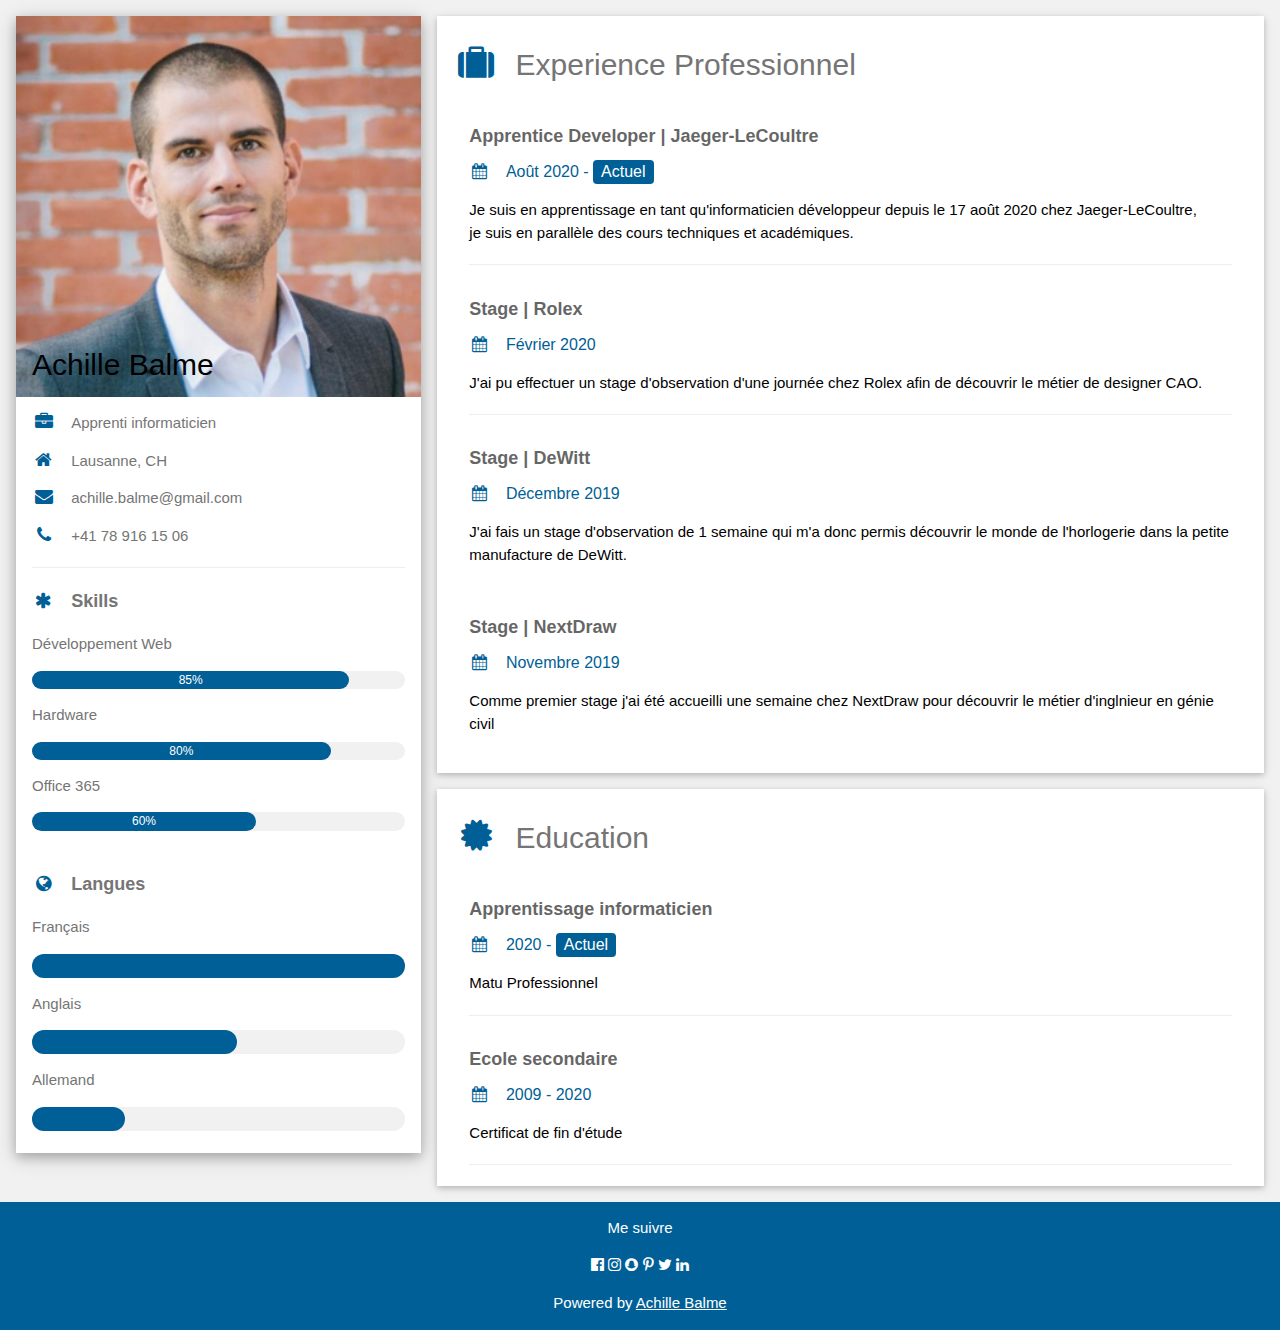
<file: CV/index.html>
<!DOCTYPE html>
<html>
<title>CV Achille Balme</title>
<meta charset="UTF-8">
<meta name="viewport" content="width=device-width, initial-scale=1">
<link rel="stylesheet" href="style.css">
<link rel="stylesheet" href="https://cdnjs.cloudflare.com/ajax/libs/font-awesome/4.7.0/css/font-awesome.min.css">
<style>
    html,
    body,
    h1,
    h2,
    h3,
    h4,
    h5,
    h6 {
        font-family: "Roboto", sans-serif
    }
</style>
<body class="w3-light-grey">
    <div class="w3-content w3-margin-top" style="max-width:1400px;">
        <div class="w3-row-padding">
            <div class="w3-third">

                <div class="w3-white w3-text-grey w3-card-4">
                    <div class="w3-display-container">
                        <img src="testimg.png" style="width:100%" alt="Avatar">
                        <div class="w3-display-bottomleft w3-container w3-text-black">
                            <h2>Achille Balme</h2>
                        </div>
                    </div>
                    <div class="w3-container">
                        <p><i class="fa fa-briefcase fa-fw w3-margin-right w3-large w3-text-teal"></i>Apprenti informaticien</p>
                        <p><i class="fa fa-home fa-fw w3-margin-right w3-large w3-text-teal"></i>Lausanne, CH</p>
                        <p><i class="fa fa-envelope fa-fw w3-margin-right w3-large w3-text-teal"></i>achille.balme@gmail.com</p>
                        <p><i class="fa fa-phone fa-fw w3-margin-right w3-large w3-text-teal"></i>+41 78 916 15 06</p>
                        <hr>

                        <p class="w3-large"><b><i class="fa fa-asterisk fa-fw w3-margin-right w3-text-teal"></i>Skills</b></p>
                        <p>Développement Web</p>
                        <div class="w3-light-grey w3-round-xlarge w3-small">
                            <div class="w3-container w3-center w3-round-xlarge w3-teal" style="width:85%">85%</div>
                        </div>
                        <p>Hardware</p>
                        <div class="w3-light-grey w3-round-xlarge w3-small">
                            <div class="w3-container w3-center w3-round-xlarge w3-teal" style="width:80%">80%</div>
                        </div>
                        <p>Office 365</p>
                        <div class="w3-light-grey w3-round-xlarge w3-small">
                            <div class="w3-container w3-center w3-round-xlarge w3-teal" style="width:60%">60%</div>
                        </div>
                        <br>

                        <p class="w3-large w3-text-theme"><b><i class="fa fa-globe fa-fw w3-margin-right w3-text-teal"></i>Langues</b></p>
                        <p>Français</p>
                        <div class="w3-light-grey w3-round-xlarge">
                            <div class="w3-round-xlarge w3-teal" style="height:24px;width:100%"></div>
                        </div>
                        <p>Anglais</p>
                        <div class="w3-light-grey w3-round-xlarge">
                            <div class="w3-round-xlarge w3-teal" style="height:24px;width:55%"></div>
                        </div>
                        <p>Allemand</p>
                        <div class="w3-light-grey w3-round-xlarge">
                            <div class="w3-round-xlarge w3-teal" style="height:24px;width:25%"></div>
                        </div>
                        <br>
                    </div>
                </div><br>
            </div>
            <div class="w3-twothird">
                <div class="w3-container w3-card w3-white w3-margin-bottom">
                    <h2 class="w3-text-grey w3-padding-16"><i class="fa fa-suitcase fa-fw w3-margin-right w3-xxlarge w3-text-teal"></i>Experience Professionnel</h2>
                    <div class="w3-container">
                        <h5 class="w3-opacity"><b>Apprentice Developer | Jaeger-LeCoultre</b></h5>
                        <h6 class="w3-text-teal"><i class="fa fa-calendar fa-fw w3-margin-right"></i>Août 2020 - <span class="w3-tag w3-teal w3-round">Actuel</span></h6>
                        <p>Je suis en apprentissage en tant qu'informaticien développeur depuis le 17 août 2020 chez Jaeger-LeCoultre,<br>je suis en parallèle des cours techniques et académiques.</p>
                        <hr>
                    </div>
                    <div class="w3-container">
                        <h5 class="w3-opacity"><b>Stage | Rolex</b></h5>
                        <h6 class="w3-text-teal"><i class="fa fa-calendar fa-fw w3-margin-right"></i>Février 2020</h6>
                        <p>J'ai pu effectuer un stage d'observation d'une journée chez Rolex afin de découvrir le métier de designer CAO.</p>
                        <hr>
                    </div>
                    <div class="w3-container">
                        <h5 class="w3-opacity"><b>Stage | DeWitt</b></h5>
                        <h6 class="w3-text-teal"><i class="fa fa-calendar fa-fw w3-margin-right"></i>Décembre 2019</h6>
                        <p>J'ai fais un stage d'observation de 1 semaine qui m'a donc permis découvrir le monde de l'horlogerie dans la petite manufacture de DeWitt.</p><br>
                    </div>
                    <div class="w3-container">
                        <h5 class="w3-opacity"><b>Stage | NextDraw</b></h5>
                        <h6 class="w3-text-teal"><i class="fa fa-calendar fa-fw w3-margin-right"></i>Novembre 2019</h6>
                        <p>Comme premier stage j'ai été accueilli une semaine chez NextDraw pour découvrir le métier d'inglnieur en génie civil </p><br>
                    </div>
                </div>
                <div class="w3-container w3-card w3-white">
                    <h2 class="w3-text-grey w3-padding-16"><i class="fa fa-certificate fa-fw w3-margin-right w3-xxlarge w3-text-teal"></i>Education</h2>
                    <div class="w3-container">
                        <h5 class="w3-opacity"><b>Apprentissage informaticien</b></h5>
                        <h6 class="w3-text-teal"><i class="fa fa-calendar fa-fw w3-margin-right"></i>2020 - <span class="w3-tag w3-teal w3-round">Actuel</span></h6>
                        <p>Matu Professionnel</p>
                        <hr>
                    </div>
                    <div class="w3-container">
                        <h5 class="w3-opacity"><b>Ecole secondaire</b></h5>
                        <h6 class="w3-text-teal"><i class="fa fa-calendar fa-fw w3-margin-right"></i>2009 - 2020</h6>
                        <p>Certificat de fin d'étude</p>
                        <hr>
                    </div>
                </div>
            </div>
        </div>
    </div>
    <footer class="w3-container w3-teal w3-center w3-margin-top">
        <p>Me suivre</p>
        <i class="fa fa-facebook-official w3-hover-opacity"></i>
        <i class="fa fa-instagram w3-hover-opacity"></i>
        <i class="fa fa-snapchat w3-hover-opacity"></i>
        <i class="fa fa-pinterest-p w3-hover-opacity"></i>
        <i class="fa fa-twitter w3-hover-opacity"></i>
        <i class="fa fa-linkedin w3-hover-opacity"></i>
        <p>Powered by <a href="" target="_blank">Achille Balme</a></p>
    </footer>
</body>
</html>
</file>
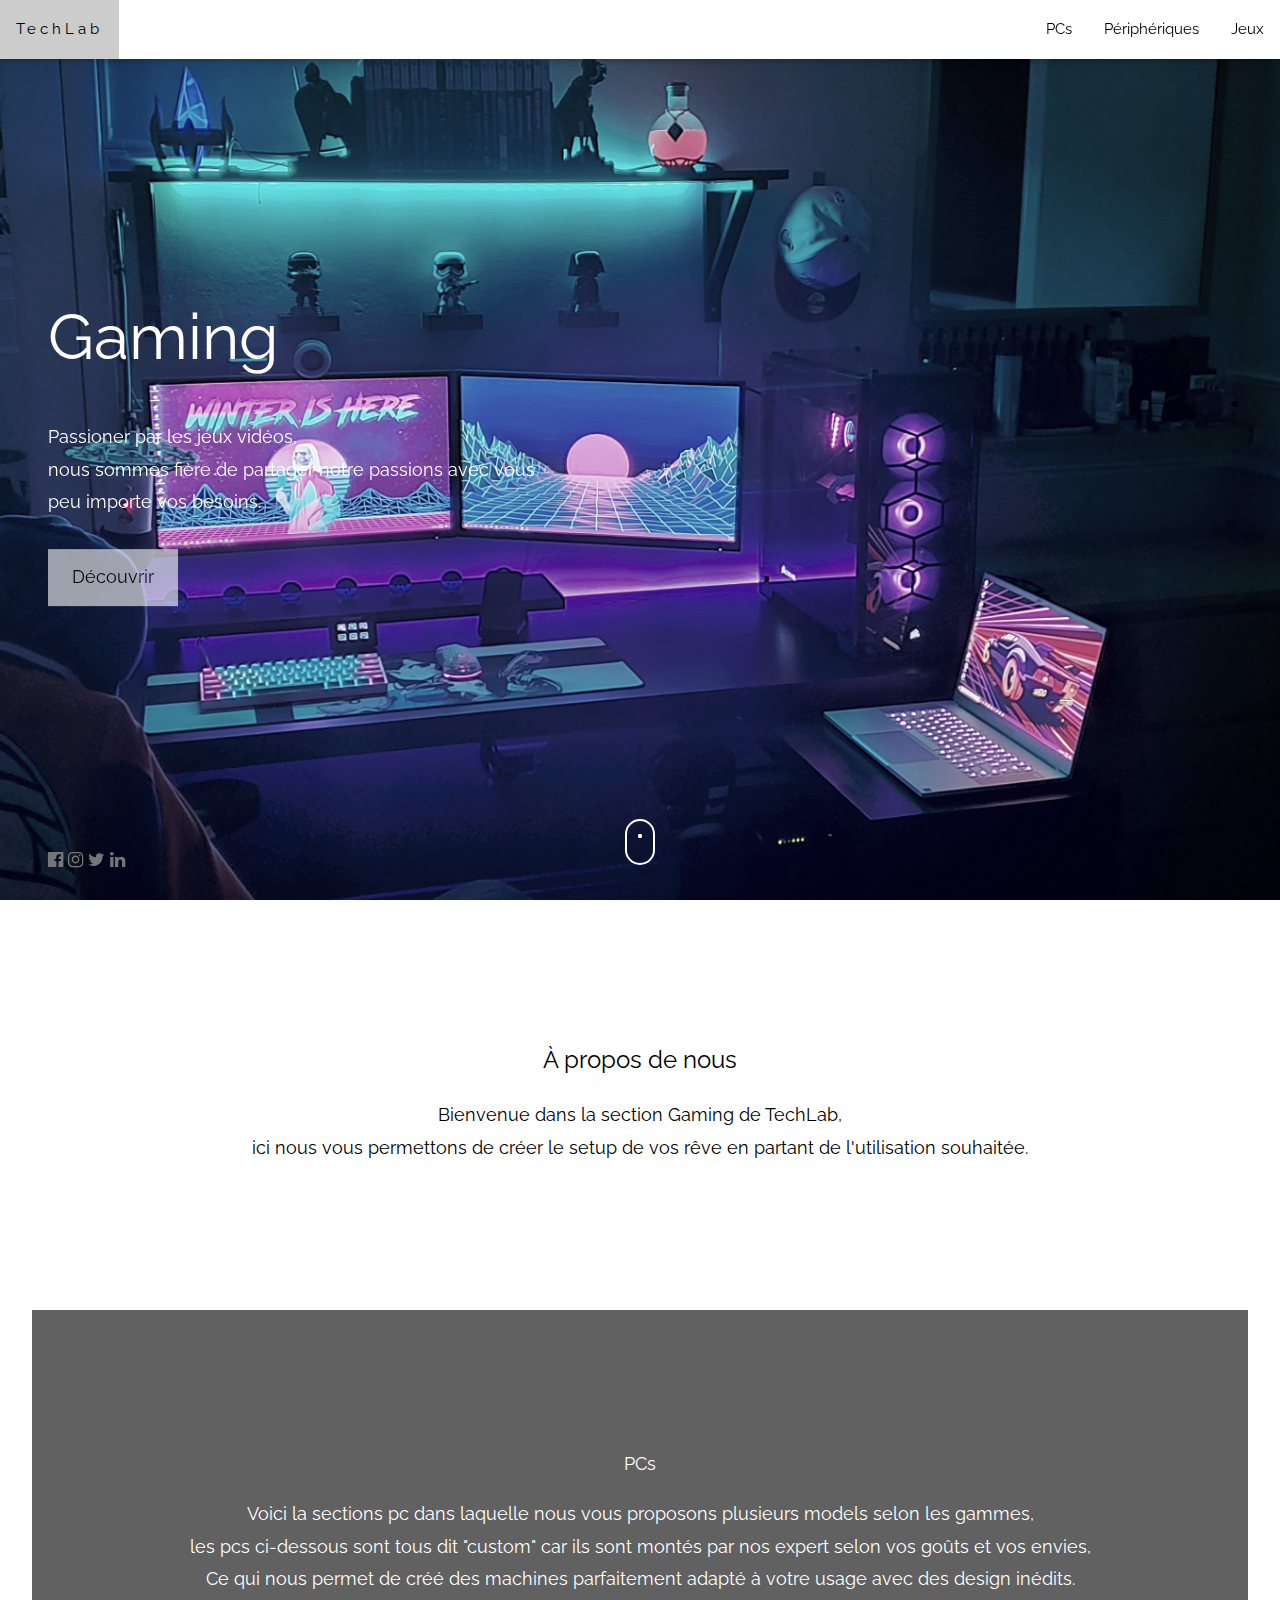
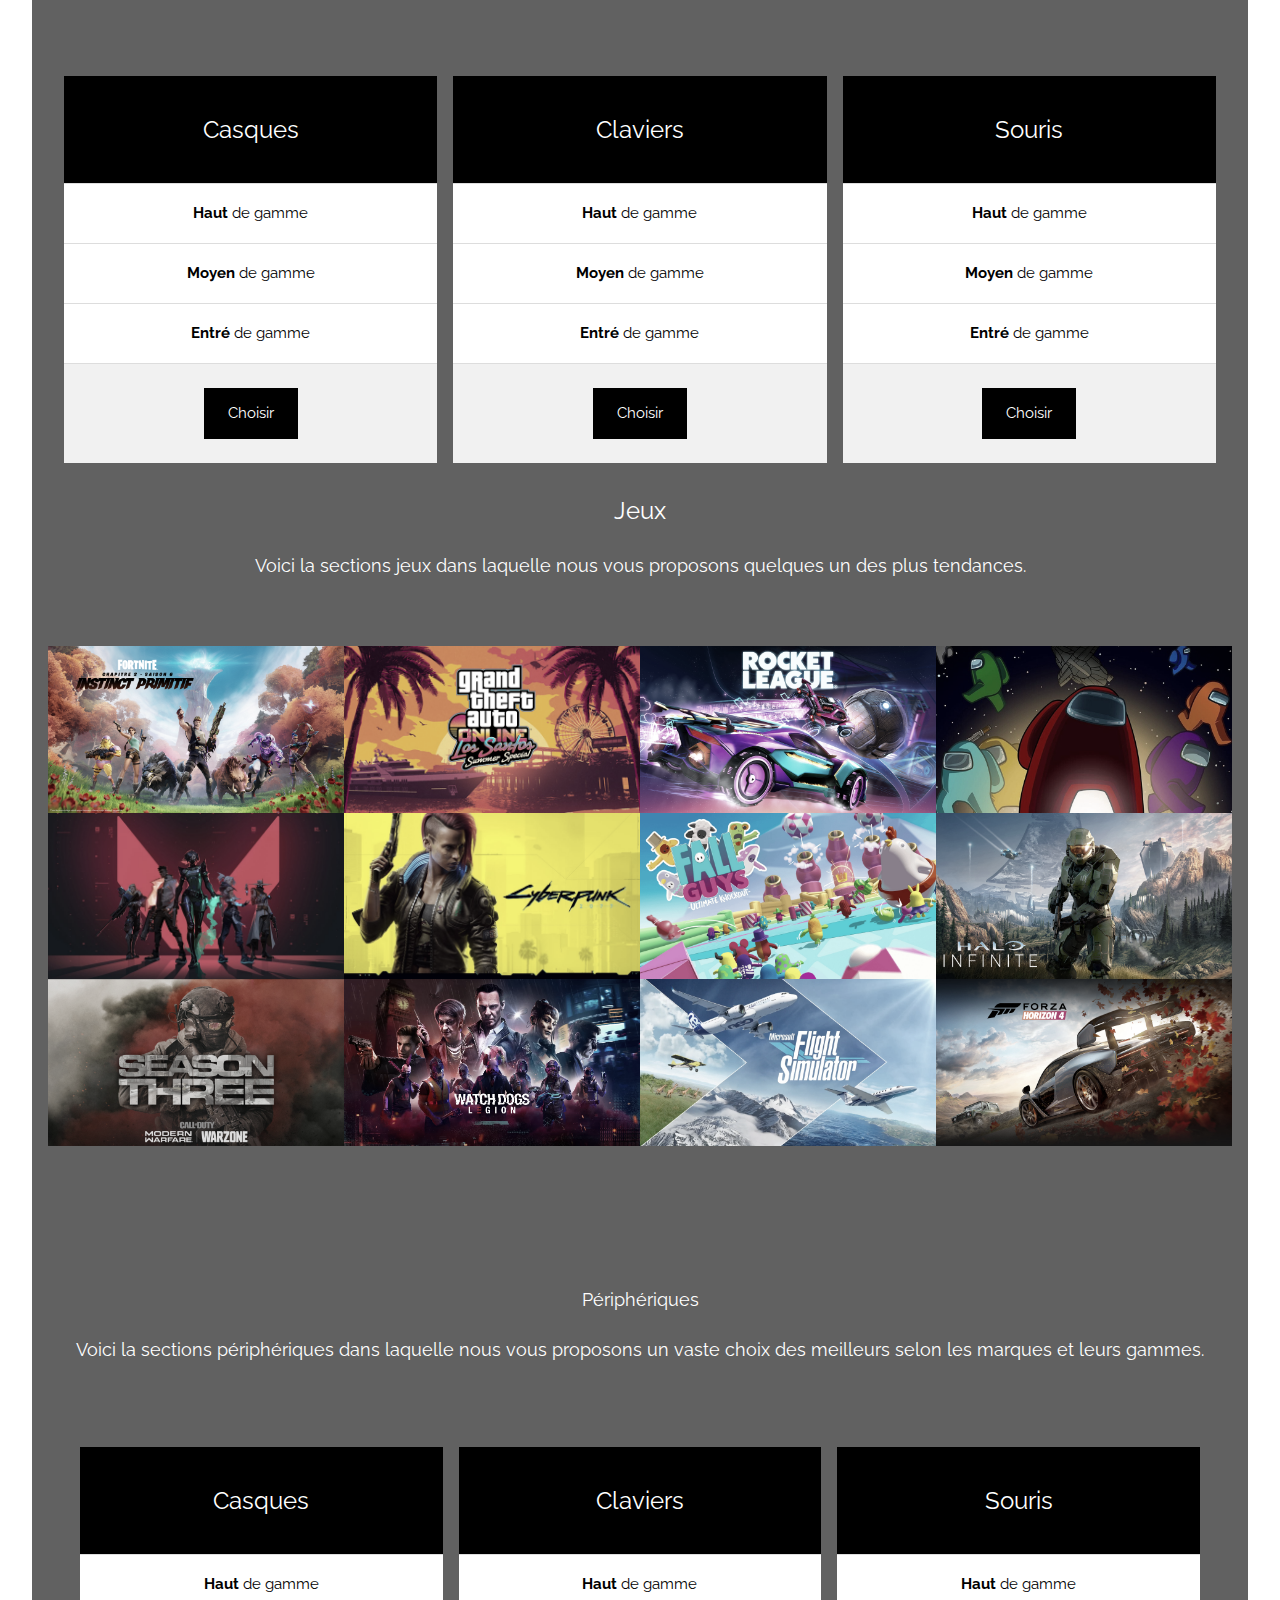
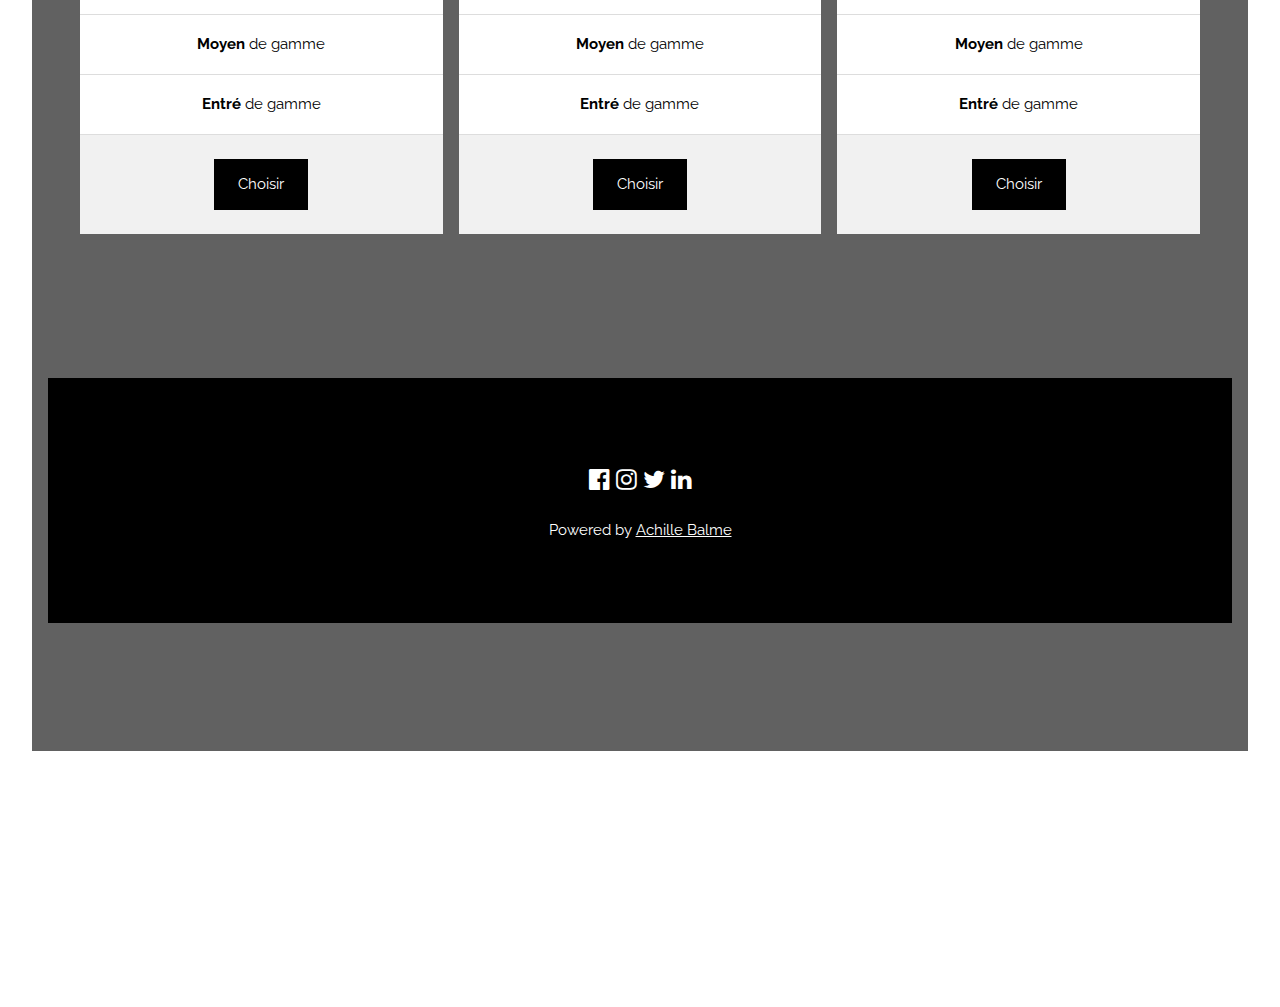
<file: Gaming/index.html>
<!DOCTYPE html>
<html>
<title>Gaming | TechLab</title>
<head>
	<meta name="utf-8">
	<link rel="stylesheet" href="https://www.w3schools.com/w3css/4/w3.css">
	<link rel="stylesheet" href="https://fonts.googleapis.com/css?family=Raleway">
	<link rel="stylesheet" href="https://cdnjs.cloudflare.com/ajax/libs/font-awesome/4.7.0/css/font-awesome.min.css">
	<meta name="viewport" content="width=device-width, initial-scale=1">
</head>
<style>
	body,h1,h2,h3,h4,h5,h6 {font-family: "Raleway", sans-serif}

	body, html {
		height: 100%;
		line-height: 1.8;
	}

	.bgimg-1 {
		background-position: center;
		background-size: cover;
		background-image: url("../images/photosetup.jpg");
		min-height: 100%;
	}

	.w3-bar .w3-button {
		padding: 16px;
	}
	#upBtn {
		display: none;
		position: fixed;
		bottom: 20px;
		right: 30px;
		z-index: 99;
		border: none;
		outline: none;
		background-color: white;
		cursor: pointer;
		padding: 15px;
		border-radius: 10px;
		height: 75px;
		width: 75px;
	}

	#upBtn:hover {
		background-color: rgba(179, 179, 179, 0.333);
	}

	.btnImg {
		display: block;
		margin-left: auto;
		margin-right: auto;
		width: 100%;
	}

	/* Scroll Down */

	.scrolldown-wrapper {
		left: 50%;
		position: absolute;
		text-align: center;
		bottom: 0;
		transform: translate(-50%, -50%);
	}

	.scrolldown {
		border: 2px solid #FFFFFF;
		border-radius: 30px;
		height: 46px;
		margin: 0 auto 8px;
		text-align: center;
		width: 30px;
	}

	.scrolldown-p1,
	.scrolldown-p2 {
		animation-duration: 1.5s;
		animation-name: scrolldown;
		animation-iteration-count: infinite;
		fill: #FFFFFF;
	}

	.scrolldown-p2 {
		animation-delay: .75s;
	}

	@keyframes scrolldown {
		0% {
			opacity: 0;
			transform: translate(0, -8px);
		}
		50% {
			opacity: 1;
			transform: translate(0, 0);
		}
		100% {
			opacity: 0;
			transform: translate(0, 8px);
		}
	}
	.w3-quarter img{margin-bottom: 0px; cursor: pointer}
	.w3-quarter img:hover{opacity: 0.6; transition: 0.3s}
</style>
<body>
<div class="w3-top">
	<div class="w3-bar w3-white w3-card" id="myNav	bar">
		<a href="../index.html" class="w3-bar-item w3-button w3-wide">TechLab</a>
		<div class="w3-right w3-hide-small">
			<a href="#pcs" class="w3-bar-item w3-button">PCs</a>
			<a href="#peripherique" class="w3-bar-item w3-button">Périphériques</a>
			<a href="#jeux" class="w3-bar-item w3-button">Jeux</a>
		</div>

		<a href="javascript:void(0)" class="w3-bar-item w3-button w3-right w3-hide-large w3-hide-medium" onclick="w3_open()">
			<i class="fa fa-bars"></i>
		</a>
	</div>
</div>
<header class="bgimg-1 w3-display-container w3-grayscale-min" id="home">
	<div class="w3-display-left w3-text-white" style="padding:48px">
		<span class="w3-jumbo w3-hide-small">Gaming</span><br>
		<span class="w3-xxlarge w3-hide-large w3-hide-medium">Gaming</span><br>
		<span class="w3-large">Passioner par les jeux vidéos,<br>nous sommes fière de partager notre passions avec vous<br>peu importe vos besoins.</span>
		<p><a href="#about" class="w3-button w3-white w3-padding-large w3-large w3-margin-top w3-opacity w3-hover-opacity-off">Découvrir</a></p>
	</div>
	<div class="w3-display-bottomleft w3-text-grey w3-large" style="padding:24px 48px">
		<a href="https://www.facebook.com/"><i class="fa fa-facebook-official w3-hover-opacity"></i></a>
		<a href="https://www.instagram.com/"><i class="fa fa-instagram w3-hover-opacity"></i></a>
		<a href="https://twitter.com/home/"><i class="fa fa-twitter w3-hover-opacity"></i></a>
		<a href="https://fr.linkedin.com/"><i class="fa fa-linkedin w3-hover-opacity"></i></a>
	</div>
	<div class="scrolldown-wrapper">
		<div class="scrolldown">
			<svg height="30" width="10">
				<circle class="scrolldown-p1" cx="5" cy="15" r="2" />
				<circle class="scrolldown-p2" cx="5" cy="15" r="2" />
			</svg>
		</div>
	</div>
</header>
<nav class="w3-sidebar w3-bar-block w3-black w3-card w3-animate-left w3-hide-medium w3-hide-large" style="display:none" id="mySidebar">
	<a href="javascript:void(0)" onclick="close()" class="w3-bar-item w3-button w3-large w3-padding-16">Close ×</a>
	<a href="#pcs" class="w3-bar-item w3-button">PCs</a>
	<a href="#peripherique" class="w3-bar-item w3-button">Périphériques</a>
	<a href="#jeux" class="w3-bar-item w3-button">Jeux</a>
</nav>
<div class="w3-container" style="padding:128px 16px" id="about">
	<h3 class="w3-center">À propos de nous</h3>
	<p class="w3-center w3-large">Bienvenue dans la section Gaming de TechLab,<br>ici nous vous permettons de créer le setup de vos rêve en partant de l'utilisation souhaitée.</p>
	<div class="w3-container" style="padding:128px 16px" id="pcs">
		<div class="w3-container w3-center w3-dark-grey" style="padding:128px 16px">
			<h3 class="w3-large">PCs</h3>
			<p class="w3-center w3-large">Voici la sections pc dans laquelle nous vous proposons plusieurs models selon les gammes,<br>
				les pcs ci-dessous sont tous dit "custom" car ils sont montés par nos expert selon vos goûts et vos envies,<br>
				Ce qui nous permet de créé des machines parfaitement adapté à votre usage avec des design inédits.</p>
			<div class="w3-row-padding" style="margin-top:64px">
				<div class="w3-third w3-section">
					<ul class="w3-ul w3-white w3-hover-shadow">
						<li class="w3-black w3-xlarge w3-padding-32">Casques</li>
						<li class="w3-padding-16"><b>Haut</b> de gamme</li>
						<li class="w3-padding-16"><b>Moyen</b> de gamme</li>
						<li class="w3-padding-16"><b>Entré</b> de gamme</li>
						<li class="w3-light-grey w3-padding-24">
							<form action="../Périphériques/Casques/index.html">
								<button class="w3-button w3-black w3-padding-large">Choisir</button>
							</form>
						</li>
					</ul>
				</div>
				<div class="w3-third w3-section">
					<ul class="w3-ul w3-white w3-hover-shadow">
						<li class="w3-black w3-xlarge w3-padding-32">Claviers</li>
						<li class="w3-padding-16"><b>Haut</b> de gamme</li>
						<li class="w3-padding-16"><b>Moyen</b> de gamme</li>
						<li class="w3-padding-16"><b>Entré</b> de gamme</li>
						<li class="w3-light-grey w3-padding-24">
							<form action="../Périphériques/Claviers/index.html">
								<button class="w3-button w3-black w3-padding-large">Choisir</button>
							</form>
						</li>
					</ul>
				</div>
				<div class="w3-third w3-section">
					<ul class="w3-ul w3-white w3-hover-shadow">
						<li class="w3-black w3-xlarge w3-padding-32">Souris</li>
						<li class="w3-padding-16"><b>Haut</b> de gamme</li>
						<li class="w3-padding-16"><b>Moyen</b> de gamme</li>
						<li class="w3-padding-16"><b>Entré</b> de gamme</li>
						<li class="w3-light-grey w3-padding-24">
							<form action="../Périphériques/Souris/index.html">
								<button class="w3-button w3-black w3-padding-large">Choisir</button>
							</form>
						</li>
					</ul>
				</div>
			</div>
			<h3 class="w3-center" id="jeux">Jeux</h3>
				<p class="w3-center w3-large">Voici la sections jeux dans laquelle nous vous proposons quelques un des plus tendances.</p>
			<div class="w3-main w3-content" style="max-width:1600px;margin-top:64px">
				<div class="w3-row w3-grayscale-min">
					<div class="w3-quarter">
						<img src="../images/ppfortnites6ch2.jpg" style="width:100%" onclick="onClick(this)" alt="Fortnite">
						<img src="../images/ppvalorant.jpg" style="width:100%" onclick="onClick(this)" alt="Valorant">
						<img src="../images/ppwarzones3.jpg" style="width:100%" onclick="onClick(this)" alt="Warzone">
					</div>

					<div class="w3-quarter">
						<img src="../images/ppgtav.jpg" style="width:100%" onclick="onClick(this)" alt="GTA V">
						<img src="../images/ppcyberpunk.jpg" style="width:100%" onclick="onClick(this)" alt="Cyberpunk">
						<img src="../images/ppwatchdogslegion.jpg" style="width:100%" onclick="onClick(this)" alt="Watch Dogs Legion">
					</div>

					<div class="w3-quarter">
						<img src="../images/pprocketleague.jpg" style="width:100%" onclick="onClick(this)" alt="Rocket League">
						<img src="../images/ppfallguys.jpg" style="width:100%" onclick="onClick(this)" alt="Fall guys">
						<img src="../images/ppsflightsimulator.jpg" style="width:100%" onclick="onClick(this)" alt="Flight Simulator">
					</div>

					<div class="w3-quarter">
						<img src="../images/ppamongus.jpg" style="width:100%" onclick="onClick(this)" alt="Among us">
						<img src="../images/pphaloinfinte.jfif" style="width:100%" onclick="onClick(this)" alt="Halo Infinite">
						<img src="../images/ppforzah4.jpg" style="width:100%" onclick="onClick(this)" alt="Forza horizon 4">
					</div>
				</div>
			</div>
			<div class="w3-container w3-center w3-dark-grey" style="padding:128px 16px" id="peripherique">
				<h3 class="w3-large">Périphériques</h3>
				<p class="w3-center w3-large">Voici la sections périphériques dans laquelle nous vous proposons un vaste choix des meilleurs selon les marques et leurs gammes.</p>
				<div class="w3-row-padding" style="margin-top:64px">
					<div class="w3-third w3-section">
						<ul class="w3-ul w3-white w3-hover-shadow">
							<li class="w3-black w3-xlarge w3-padding-32">Casques</li>
							<li class="w3-padding-16"><b>Haut</b> de gamme</li>
							<li class="w3-padding-16"><b>Moyen</b> de gamme</li>
							<li class="w3-padding-16"><b>Entré</b> de gamme</li>
							<li class="w3-light-grey w3-padding-24">
								<form action="../Périphériques/Casques/index.html">
									<button class="w3-button w3-black w3-padding-large">Choisir</button>
								</form>
							</li>
						</ul>
					</div>
					<div class="w3-third w3-section">
						<ul class="w3-ul w3-white w3-hover-shadow">
							<li class="w3-black w3-xlarge w3-padding-32">Claviers</li>
							<li class="w3-padding-16"><b>Haut</b> de gamme</li>
							<li class="w3-padding-16"><b>Moyen</b> de gamme</li>
							<li class="w3-padding-16"><b>Entré</b> de gamme</li>
							<li class="w3-light-grey w3-padding-24">
								<form action="../Périphériques/Claviers/index.html">
									<button class="w3-button w3-black w3-padding-large">Choisir</button>
								</form>
							</li>
						</ul>
					</div>
					<div class="w3-third w3-section">
						<ul class="w3-ul w3-white w3-hover-shadow">
							<li class="w3-black w3-xlarge w3-padding-32">Souris</li>
							<li class="w3-padding-16"><b>Haut</b> de gamme</li>
							<li class="w3-padding-16"><b>Moyen</b> de gamme</li>
							<li class="w3-padding-16"><b>Entré</b> de gamme</li>
							<li class="w3-light-grey w3-padding-24">
								<form action="../Périphériques/Souris/index.html">
									<button class="w3-button w3-black w3-padding-large">Choisir</button>
								</form>
							</li>
						</ul>
					</div>
				</div>
			</div>
			<div id="modal01" class="w3-modal w3-black" style="padding-top:0" onclick="this.style.display='none'">
				<span class="w3-button w3-black w3-xlarge w3-display-topright">×</span>
				<div class="w3-modal-content w3-animate-zoom w3-center w3-transparent w3-padding-64">
					<img id="img01" class="w3-image">
					<p id="caption"></p>
				</div>
			</div>
			<footer class="w3-center w3-black w3-padding-64">
				<div class="w3-xlarge w3-section">
					<a href="https://www.facebook.com/"><i class="fa fa-facebook-official w3-hover-opacity"></i></a>
					<a href="https://www.instagram.com/"><i class="fa fa-instagram w3-hover-opacity"></i></a>
					<a href="https://twitter.com/home/"><i class="fa fa-twitter w3-hover-opacity"></i></a>
					<a href="https://fr.linkedin.com/"><i class="fa fa-linkedin w3-hover-opacity"></i></a>
				</div>
				<p>Powered by <a href="../CV/index.html" title="W3.CSS" target="_blank" class="w3-hover-text-green">Achille Balme</a></p>
			</footer>
			<button onclick="upFunction()" id="upBtn" title="Remonter"><img class="btnImg" src="../up.png"></button>
			<div id="footer">
			<script>
				function open() {
					if (mySidebar.style.display === 'block') {
						mySidebar.style.display = 'none';
					} else {
						mySidebar.style.display = 'block';
					}
				}

				function close() {
					mySidebar.style.display = "none";
				}
				var mybutton = document.getElementById("upBtn");
				window.onscroll = function() {scrollFunction()};
				function scrollFunction() {
					if (document.body.scrollTop > 20 || document.documentElement.scrollTop > 20) {
						mybutton.style.display = "block";
					} else {
						mybutton.style.display = "none";
					}
				}
				function upFunction() {
					document.body.scrollTop = 0;
					document.documentElement.scrollTop = 0;
				}
				function onClick(element) {
					document.getElementById("img01").src = element.src;
					document.getElementById("modal01").style.display = "block";
					var captionText = document.getElementById("caption");
					captionText.innerHTML = element.alt;
				}
			</script>
	</body>
</html>
</file>
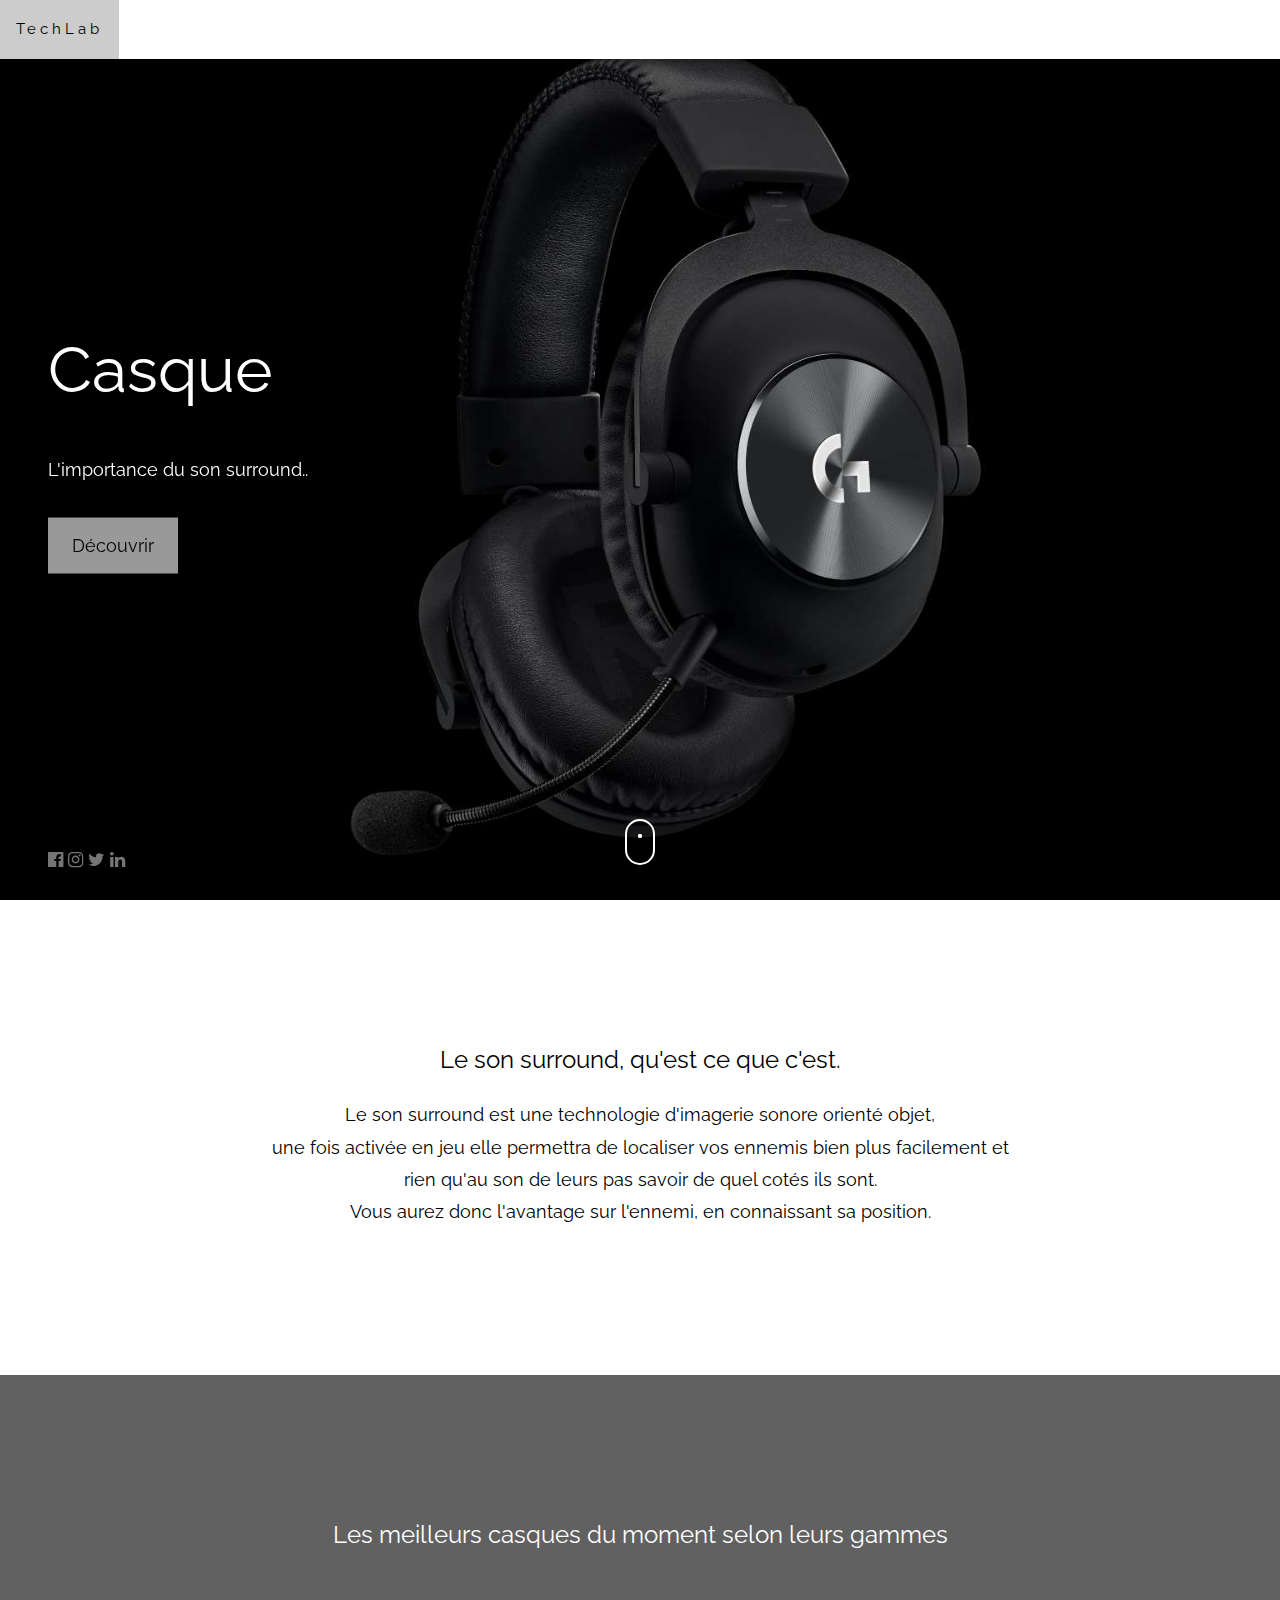
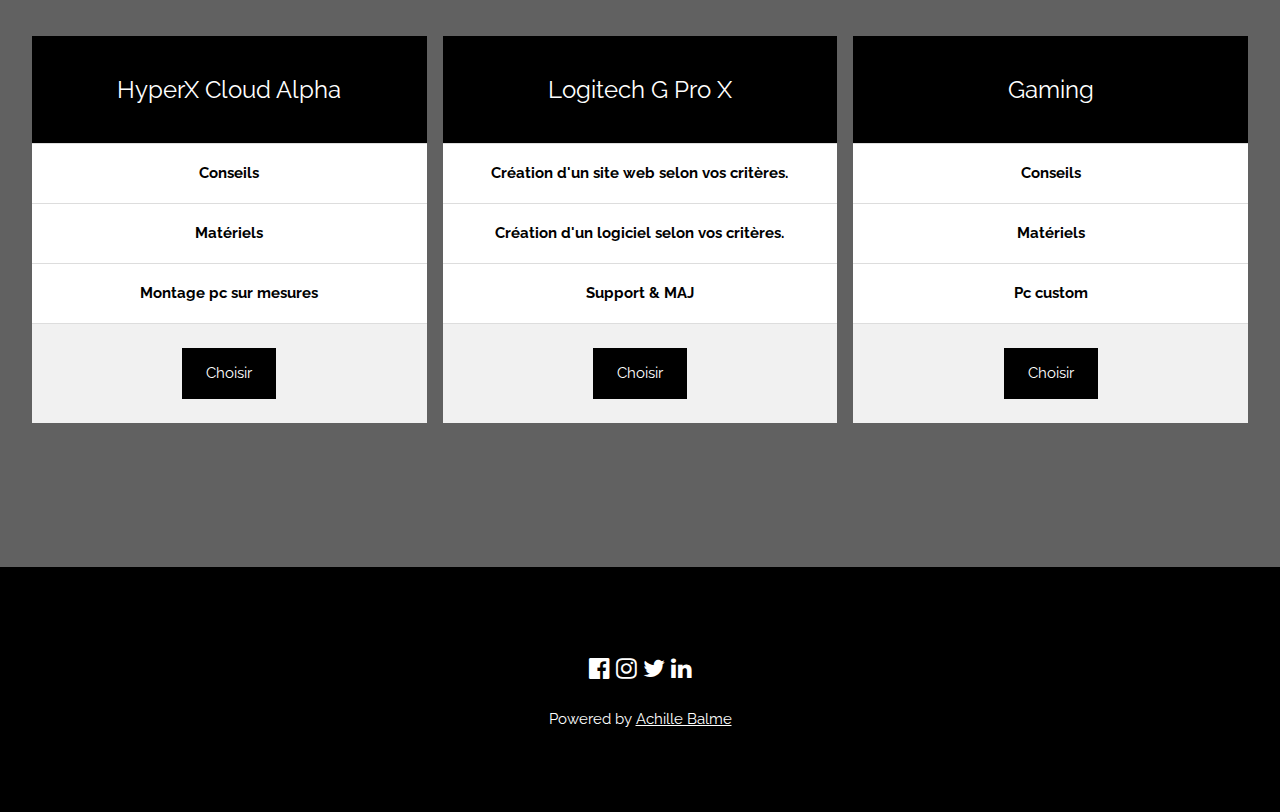
<file: Périphériques/Casques/index.html>
<!DOCTYPE html>
<html>
<title>Casques | TechLab</title>
<head>
    <meta name="utf-8">
    <link rel="stylesheet" href="https://www.w3schools.com/w3css/4/w3.css">
    <link rel="stylesheet" href="https://fonts.googleapis.com/css?family=Raleway">
    <link rel="stylesheet" href="https://cdnjs.cloudflare.com/ajax/libs/font-awesome/4.7.0/css/font-awesome.min.css">
    <meta name="viewport" content="width=device-width, initial-scale=1">
</head>
<style>
    body,h1,h2,h3,h4,h5,h6 {font-family: "Raleway", sans-serif}

    body, html {
        height: 100%;
        line-height: 1.8;
    }

    .bgimg-1 {
        background-position: center;
        background-size: cover;
        background-image: url("../../images/logitechgprox.jpg");
        min-height: 100%;
    }

    .w3-bar .w3-button {
        padding: 16px;
    }
    #upBtn {
        display: none;
        position: fixed;
        bottom: 20px;
        right: 30px;
        z-index: 99;
        border: none;
        outline: none;
        background-color: white;
        cursor: pointer;
        padding: 15px;
        border-radius: 10px;
        height: 75px;
        width: 75px;
    }

    #upBtn:hover {
        background-color: rgba(179, 179, 179, 0.333);
    }

    .btnImg {
        display: block;
        margin-left: auto;
        margin-right: auto;
        width: 100%;
    }

    /* Scroll Down */

    .scrolldown-wrapper {
        left: 50%;
        position: absolute;
        text-align: center;
        bottom: 0;
        transform: translate(-50%, -50%);
    }

    .scrolldown {
        border: 2px solid #FFFFFF;
        border-radius: 30px;
        height: 46px;
        margin: 0 auto 8px;
        text-align: center;
        width: 30px;
    }

    .scrolldown-p1,
    .scrolldown-p2 {
        animation-duration: 1.5s;
        animation-name: scrolldown;
        animation-iteration-count: infinite;
        fill: #FFFFFF;
    }

    .scrolldown-p2 {
        animation-delay: .75s;
    }

    @keyframes scrolldown {
        0% {
            opacity: 0;
            transform: translate(0, -8px);
        }
        50% {
            opacity: 1;
            transform: translate(0, 0);
        }
        100% {
            opacity: 0;
            transform: translate(0, 8px);
        }
    }
</style>
<body>
<div class="w3-top">
    <div class="w3-bar w3-white w3-card" id="myNavbar">
        <a href="../index.html" class="w3-bar-item w3-button w3-wide">TechLab</a>
        <div class="w3-right w3-hide-small">
        </div>

        <a href="javascript:void(0)" class="w3-bar-item w3-button w3-right w3-hide-large w3-hide-medium" onclick="w3_open()">
            <i class="fa fa-bars"></i>
        </a>
    </div>
</div>
<nav class="w3-sidebar w3-bar-block w3-black w3-card w3-animate-left w3-hide-medium w3-hide-large" style="display:none" id="mySidebar">
    <a href="javascript:void(0)" onclick="close()" class="w3-bar-item w3-button w3-large w3-padding-16">Close ×</a>
</nav>
<header class="bgimg-1 w3-display-container w3-grayscale-min" id="home">
    <div class="w3-display-left w3-text-white" style="padding:48px">
        <span class="w3-jumbo w3-hide-small">Casque</span><br>
        <span class="w3-xxlarge w3-hide-large w3-hide-medium">Casque</span><br>
        <span class="w3-large">L'importance du son surround..</span>
        <p><a href="#about" class="w3-button w3-white w3-padding-large w3-large w3-margin-top w3-opacity w3-hover-opacity-off">Découvrir</a></p>
    </div>
    <div class="w3-display-bottomleft w3-text-grey w3-large" style="padding:24px 48px">
        <a href="https://www.facebook.com/"><i class="fa fa-facebook-official w3-hover-opacity"></i></a>
        <a href="https://www.instagram.com/"><i class="fa fa-instagram w3-hover-opacity"></i></a>
        <a href="https://twitter.com/home/"><i class="fa fa-twitter w3-hover-opacity"></i></a>
        <a href="https://fr.linkedin.com/"><i class="fa fa-linkedin w3-hover-opacity"></i></a>
    </div>
    <div class="scrolldown-wrapper">
        <div class="scrolldown">
            <svg height="30" width="10">
                <circle class="scrolldown-p1" cx="5" cy="15" r="2" />
                <circle class="scrolldown-p2" cx="5" cy="15" r="2" />
            </svg>
        </div>
    </div>
</header>
<div class="w3-container" style="padding:128px 16px" id="about">
    <h3 class="w3-center">Le son surround, qu'est ce que c'est.</h3>
    <p class="w3-center w3-large">Le son surround est une technologie d'imagerie sonore orienté objet,<br>
        une fois activée en jeu elle permettra de localiser vos ennemis bien plus facilement et<br>
        rien qu'au son de leurs pas savoir de quel cotés ils sont.<br>
        Vous aurez donc l'avantage sur l'ennemi, en connaissant sa position.</p>
</div>
<div class="w3-container w3-center w3-dark-grey" style="padding:128px 16px" id="pricing">
    <h3>Les meilleurs casques du moment selon leurs gammes</h3>
    <p class="w3-large"></p>
    <div class="w3-row-padding" style="margin-top:64px">
        <div class="w3-third w3-section">
            <ul class="w3-ul w3-white w3-hover-shadow">
                <li class="w3-black w3-xlarge w3-padding-32">HyperX Cloud Alpha</li>
                <li class="w3-padding-16"><b>Conseils</b></li>
                <li class="w3-padding-16"><b>Matériels</b></li>
                <li class="w3-padding-16"><b>Montage pc sur mesures</b></li>
                </li>
                <li class="w3-light-grey w3-padding-24">
                    <form action="Hardware/index.html">
                        <button class="w3-button w3-black w3-padding-large">Choisir</button>
                    </form>
                </li>
            </ul>
        </div>
        <div class="w3-third w3-section">
            <ul class="w3-ul w3-white w3-hover-shadow">
                <li class="w3-black w3-xlarge w3-padding-32">Logitech G Pro X</li>
                <li class="w3-padding-16"><b>Création d'un site web selon vos critères.</b></li>
                <li class="w3-padding-16"><b>Création d'un logiciel selon vos critères.</b></li>
                <li class="w3-padding-16"><b>Support & MAJ</b></li>
                </li>
                <li class="w3-light-grey w3-padding-24">
                    <form action="Développement/index.html">
                        <button class="w3-button w3-black w3-padding-large">Choisir</button>
                    </form>
                </li>
            </ul>
        </div>
        <div class="w3-third w3-section">
            <ul class="w3-ul w3-white w3-hover-shadow">
                <li class="w3-black w3-xlarge w3-padding-32">Gaming</li>
                <li class="w3-padding-16"><b>Conseils</b></li>
                <li class="w3-padding-16"><b>Matériels</b></li>
                <li class="w3-padding-16"><b>Pc custom</b></li>
                </li>
                <li class="w3-light-grey w3-padding-24">
                    <form action="Gaming/index.html">
                        <button class="w3-button w3-black w3-padding-large">Choisir</button>
                    </form>
                </li>
            </ul>
        </div>
    </div>
</div>
<footer class="w3-center w3-black w3-padding-64">
    <div class="w3-xlarge w3-section">
        <a href="https://www.facebook.com/"><i class="fa fa-facebook-official w3-hover-opacity"></i></a>
        <a href="https://www.instagram.com/"><i class="fa fa-instagram w3-hover-opacity"></i></a>
        <a href="https://twitter.com/home/"><i class="fa fa-twitter w3-hover-opacity"></i></a>
        <a href="https://fr.linkedin.com/"><i class="fa fa-linkedin w3-hover-opacity"></i></a>
    </div>
    <p>Powered by <a href="../CV/index.html" title="W3.CSS" target="_blank" class="w3-hover-text-green">Achille Balme</a></p>
</footer>
<button onclick="upFunction()" id="upBtn" title="Remonter"><img class="btnImg" src="../../up.png"></button>
<div id="footer">
    <script>
        function open() {
            if (mySidebar.style.display === 'block') {
                mySidebar.style.display = 'none';
            } else {
                mySidebar.style.display = 'block';
            }
        }

        function close() {
            mySidebar.style.display = "none";
        }
        var mybutton = document.getElementById("upBtn");
        window.onscroll = function() {scrollFunction()};
        function scrollFunction() {
            if (document.body.scrollTop > 20 || document.documentElement.scrollTop > 20) {
                mybutton.style.display = "block";
            } else {
                mybutton.style.display = "none";
            }
        }
        function upFunction() {
            document.body.scrollTop = 0;
            document.documentElement.scrollTop = 0;
        }
    </script>
</body>
</html>
</file>
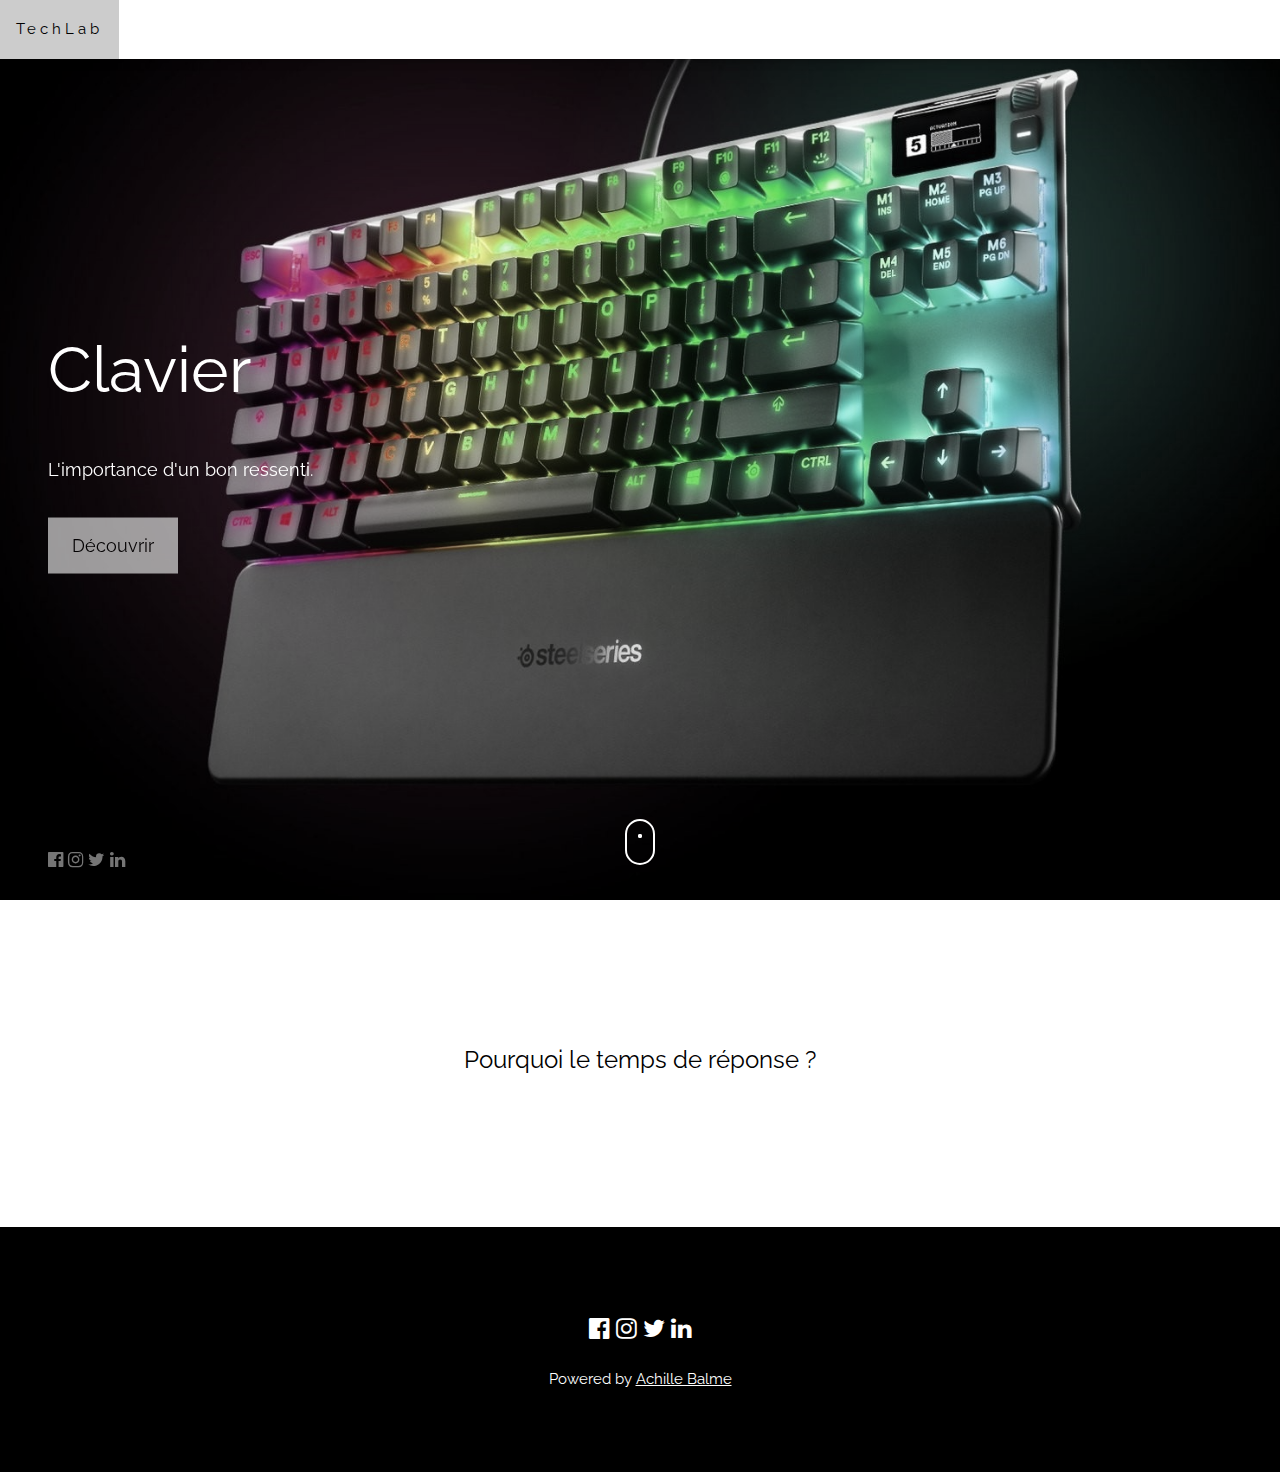
<file: Périphériques/Claviers/index.html>
<!DOCTYPE html>
<html>
<title>Claviers | TechLab</title>
<head>
    <meta name="utf-8">
    <link rel="stylesheet" href="https://www.w3schools.com/w3css/4/w3.css">
    <link rel="stylesheet" href="https://fonts.googleapis.com/css?family=Raleway">
    <link rel="stylesheet" href="https://cdnjs.cloudflare.com/ajax/libs/font-awesome/4.7.0/css/font-awesome.min.css">
    <meta name="viewport" content="width=device-width, initial-scale=1">
</head>
<style>
    body,h1,h2,h3,h4,h5,h6 {font-family: "Raleway", sans-serif}

    body, html {
        height: 100%;
        line-height: 1.8;
    }

    .bgimg-1 {
        background-position: center;
        background-size: cover;
        background-image: url("../../images/apexprotkl.jpg");
        min-height: 100%;
    }

    .w3-bar .w3-button {
        padding: 16px;
    }
    #upBtn {
        display: none;
        position: fixed;
        bottom: 20px;
        right: 30px;
        z-index: 99;
        border: none;
        outline: none;
        background-color: white;
        cursor: pointer;
        padding: 15px;
        border-radius: 10px;
        height: 75px;
        width: 75px;
    }

    #upBtn:hover {
        background-color: rgba(179, 179, 179, 0.333);
    }

    .btnImg {
        display: block;
        margin-left: auto;
        margin-right: auto;
        width: 100%;
    }

    /* Scroll Down */

    .scrolldown-wrapper {
        left: 50%;
        position: absolute;
        text-align: center;
        bottom: 0;
        transform: translate(-50%, -50%);
    }

    .scrolldown {
        border: 2px solid #FFFFFF;
        border-radius: 30px;
        height: 46px;
        margin: 0 auto 8px;
        text-align: center;
        width: 30px;
    }

    .scrolldown-p1,
    .scrolldown-p2 {
        animation-duration: 1.5s;
        animation-name: scrolldown;
        animation-iteration-count: infinite;
        fill: #FFFFFF;
    }

    .scrolldown-p2 {
        animation-delay: .75s;
    }

    @keyframes scrolldown {
        0% {
            opacity: 0;
            transform: translate(0, -8px);
        }
        50% {
            opacity: 1;
            transform: translate(0, 0);
        }
        100% {
            opacity: 0;
            transform: translate(0, 8px);
        }
    }
</style>
<body>
<div class="w3-top">
    <div class="w3-bar w3-white w3-card" id="myNavbar">
        <a href="../index.html" class="w3-bar-item w3-button w3-wide">TechLab</a>
        <div class="w3-right w3-hide-small">
        </div>

        <a href="javascript:void(0)" class="w3-bar-item w3-button w3-right w3-hide-large w3-hide-medium" onclick="w3_open()">
            <i class="fa fa-bars"></i>
        </a>
    </div>
</div>
<nav class="w3-sidebar w3-bar-block w3-black w3-card w3-animate-left w3-hide-medium w3-hide-large" style="display:none" id="mySidebar">
    <a href="javascript:void(0)" onclick="close()" class="w3-bar-item w3-button w3-large w3-padding-16">Close ×</a>
</nav>
<header class="bgimg-1 w3-display-container w3-grayscale-min" id="home">
    <div class="w3-display-left w3-text-white" style="padding:48px">
        <span class="w3-jumbo w3-hide-small">Clavier</span><br>
        <span class="w3-xxlarge w3-hide-large w3-hide-medium">Clavier</span><br>
        <span class="w3-large">L'importance d'un bon ressenti.</span>
        <p><a href="#about" class="w3-button w3-white w3-padding-large w3-large w3-margin-top w3-opacity w3-hover-opacity-off">Découvrir</a></p>
    </div>
    <div class="w3-display-bottomleft w3-text-grey w3-large" style="padding:24px 48px">
        <a href="https://www.facebook.com/"><i class="fa fa-facebook-official w3-hover-opacity"></i></a>
        <a href="https://www.instagram.com/"><i class="fa fa-instagram w3-hover-opacity"></i></a>
        <a href="https://twitter.com/home/"><i class="fa fa-twitter w3-hover-opacity"></i></a>
        <a href="https://fr.linkedin.com/"><i class="fa fa-linkedin w3-hover-opacity"></i></a>
    </div>
    <div class="scrolldown-wrapper">
        <div class="scrolldown">
            <svg height="30" width="10">
                <circle class="scrolldown-p1" cx="5" cy="15" r="2" />
                <circle class="scrolldown-p2" cx="5" cy="15" r="2" />
            </svg>
        </div>
    </div>
</header>
<div class="w3-container" style="padding:128px 16px" id="about">
    <h3 class="w3-center">Pourquoi le temps de réponse ?</h3>
    <p class="w3-center w3-large"></p>
</div>
<footer class="w3-center w3-black w3-padding-64">
    <div class="w3-xlarge w3-section">
        <a href="https://www.facebook.com/"><i class="fa fa-facebook-official w3-hover-opacity"></i></a>
        <a href="https://www.instagram.com/"><i class="fa fa-instagram w3-hover-opacity"></i></a>
        <a href="https://twitter.com/home/"><i class="fa fa-twitter w3-hover-opacity"></i></a>
        <a href="https://fr.linkedin.com/"><i class="fa fa-linkedin w3-hover-opacity"></i></a>
    </div>
    <p>Powered by <a href="../CV/index.html" title="W3.CSS" target="_blank" class="w3-hover-text-green">Achille Balme</a></p>
</footer>
<button onclick="upFunction()" id="upBtn" title="Remonter"><img class="btnImg" src="../../up.png"></button>
<div id="footer">
    <script>
        function open() {
            if (mySidebar.style.display === 'block') {
                mySidebar.style.display = 'none';
            } else {
                mySidebar.style.display = 'block';
            }
        }

        function close() {
            mySidebar.style.display = "none";
        }
        var mybutton = document.getElementById("upBtn");
        window.onscroll = function() {scrollFunction()};
        function scrollFunction() {
            if (document.body.scrollTop > 20 || document.documentElement.scrollTop > 20) {
                mybutton.style.display = "block";
            } else {
                mybutton.style.display = "none";
            }
        }
        function upFunction() {
            document.body.scrollTop = 0;
            document.documentElement.scrollTop = 0;
        }
    </script>
</body>
</html>
</file>
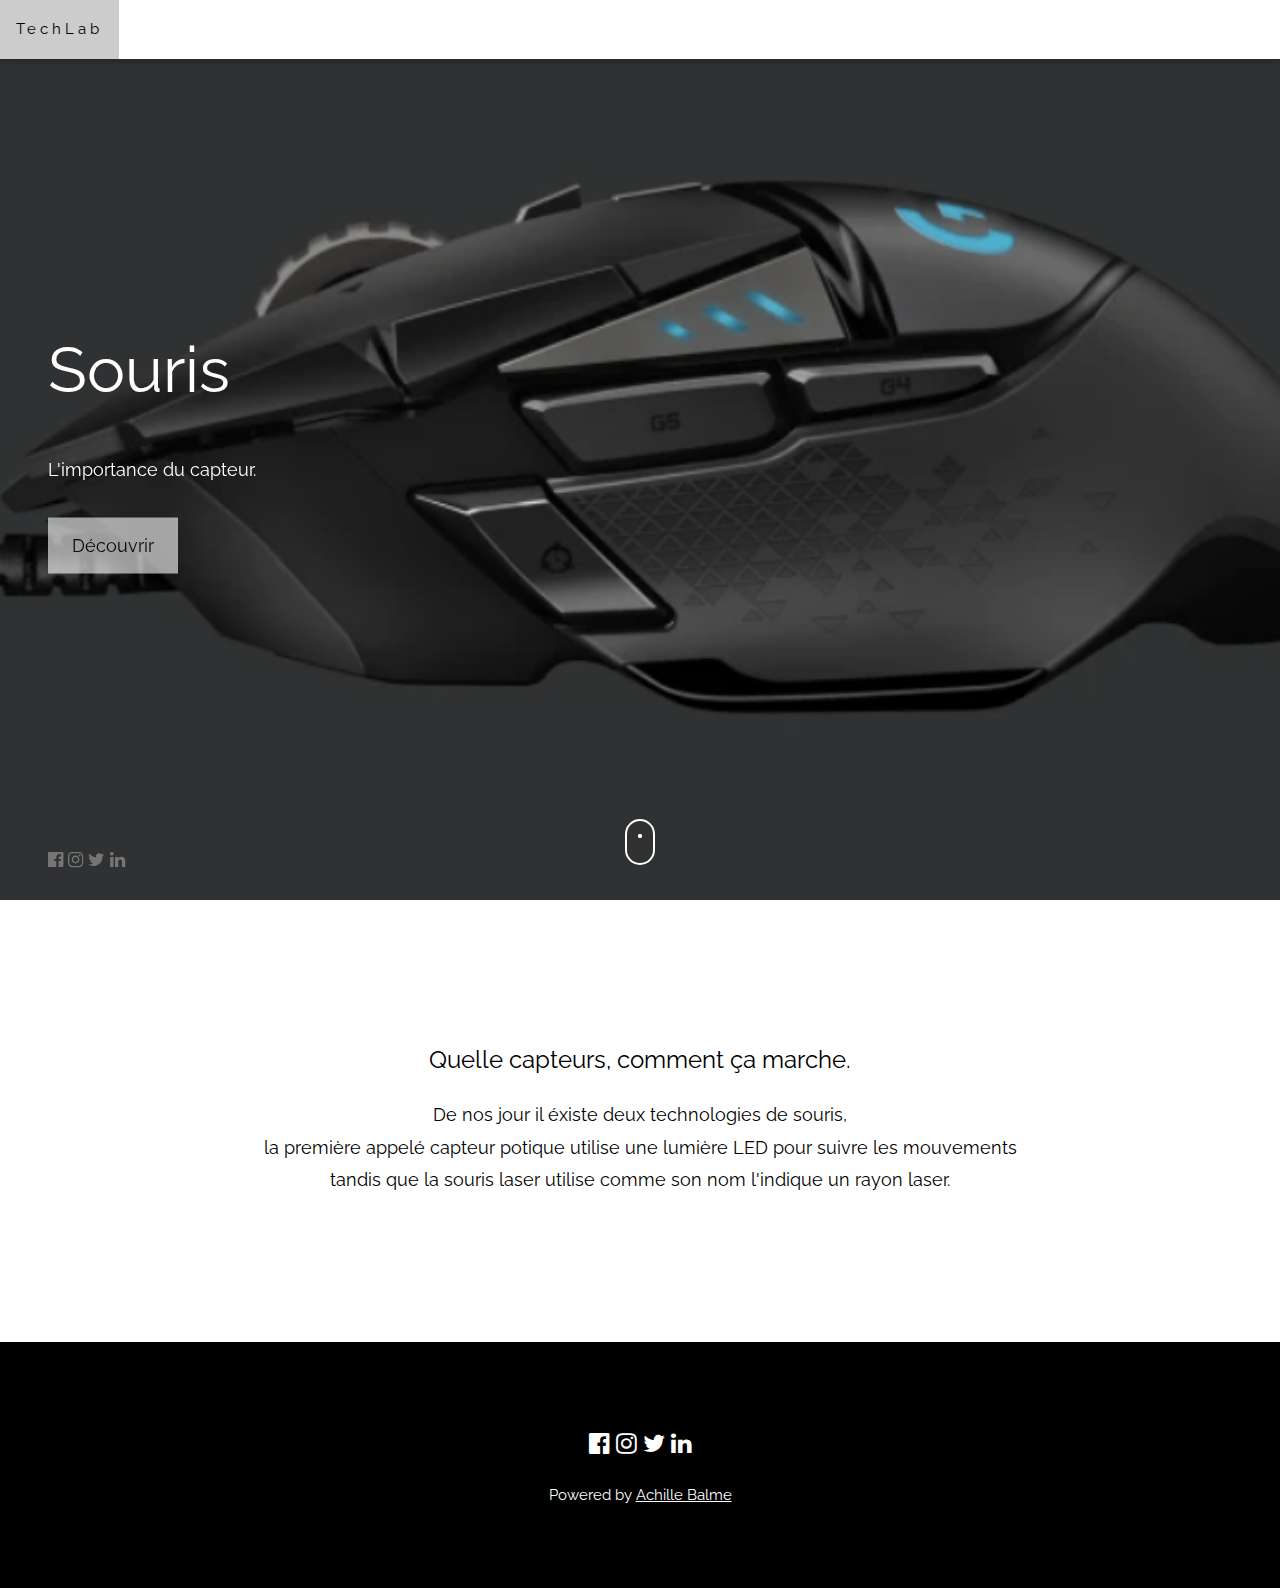
<file: Périphériques/Souris/index.html>
<!DOCTYPE html>
<html>
<title>Souris | TechLab</title>
<head>
    <meta name="utf-8">
    <link rel="stylesheet" href="https://www.w3schools.com/w3css/4/w3.css">
    <link rel="stylesheet" href="https://fonts.googleapis.com/css?family=Raleway">
    <link rel="stylesheet" href="https://cdnjs.cloudflare.com/ajax/libs/font-awesome/4.7.0/css/font-awesome.min.css">
    <meta name="viewport" content="width=device-width, initial-scale=1">
</head>
<style>
    body,h1,h2,h3,h4,h5,h6 {font-family: "Raleway", sans-serif}

    body, html {
        height: 100%;
        line-height: 1.8;
    }

    .bgimg-1 {
        background-position: center;
        background-size: cover;
        background-image: url("../../images/logitechg502.png");
        min-height: 100%;
    }

    .w3-bar .w3-button {
        padding: 16px;
    }
    #upBtn {
        display: none;
        position: fixed;
        bottom: 20px;
        right: 30px;
        z-index: 99;
        border: none;
        outline: none;
        background-color: white;
        cursor: pointer;
        padding: 15px;
        border-radius: 10px;
        height: 75px;
        width: 75px;
    }

    #upBtn:hover {
        background-color: rgba(179, 179, 179, 0.333);
    }

    .btnImg {
        display: block;
        margin-left: auto;
        margin-right: auto;
        width: 100%;
    }

    /* Scroll Down */

    .scrolldown-wrapper {
        left: 50%;
        position: absolute;
        text-align: center;
        bottom: 0;
        transform: translate(-50%, -50%);
    }

    .scrolldown {
        border: 2px solid #FFFFFF;
        border-radius: 30px;
        height: 46px;
        margin: 0 auto 8px;
        text-align: center;
        width: 30px;
    }

    .scrolldown-p1,
    .scrolldown-p2 {
        animation-duration: 1.5s;
        animation-name: scrolldown;
        animation-iteration-count: infinite;
        fill: #FFFFFF;
    }

    .scrolldown-p2 {
        animation-delay: .75s;
    }

    @keyframes scrolldown {
        0% {
            opacity: 0;
            transform: translate(0, -8px);
        }
        50% {
            opacity: 1;
            transform: translate(0, 0);
        }
        100% {
            opacity: 0;
            transform: translate(0, 8px);
        }
    }
</style>
<body>
<div class="w3-top">
    <div class="w3-bar w3-white w3-card" id="myNavbar">
        <a href="../index.html" class="w3-bar-item w3-button w3-wide">TechLab</a>
        <div class="w3-right w3-hide-small">
        </div>

        <a href="javascript:void(0)" class="w3-bar-item w3-button w3-right w3-hide-large w3-hide-medium" onclick="w3_open()">
            <i class="fa fa-bars"></i>
        </a>
    </div>
</div>
<nav class="w3-sidebar w3-bar-block w3-black w3-card w3-animate-left w3-hide-medium w3-hide-large" style="display:none" id="mySidebar">
    <a href="javascript:void(0)" onclick="close()" class="w3-bar-item w3-button w3-large w3-padding-16">Close ×</a>
</nav>
<header class="bgimg-1 w3-display-container w3-grayscale-min" id="home">
    <div class="w3-display-left w3-text-white" style="padding:48px">
        <span class="w3-jumbo w3-hide-small">Souris</span><br>
        <span class="w3-xxlarge w3-hide-large w3-hide-medium">Souris</span><br>
        <span class="w3-large">L'importance du capteur.</span>
        <p><a href="#about" class="w3-button w3-white w3-padding-large w3-large w3-margin-top w3-opacity w3-hover-opacity-off">Découvrir</a></p>
    </div>
    <div class="w3-display-bottomleft w3-text-grey w3-large" style="padding:24px 48px">
        <a href="https://www.facebook.com/"><i class="fa fa-facebook-official w3-hover-opacity"></i></a>
        <a href="https://www.instagram.com/"><i class="fa fa-instagram w3-hover-opacity"></i></a>
        <a href="https://twitter.com/home/"><i class="fa fa-twitter w3-hover-opacity"></i></a>
        <a href="https://fr.linkedin.com/"><i class="fa fa-linkedin w3-hover-opacity"></i></a>
    </div>
    <div class="scrolldown-wrapper">
        <div class="scrolldown">
            <svg height="30" width="10">
                <circle class="scrolldown-p1" cx="5" cy="15" r="2" />
                <circle class="scrolldown-p2" cx="5" cy="15" r="2" />
            </svg>
        </div>
    </div>
</header>
<div class="w3-container" style="padding:128px 16px" id="about">
    <h3 class="w3-center">Quelle capteurs, comment ça marche.</h3>
    <p class="w3-center w3-large">De nos jour il éxiste deux technologies de souris,<br>
        la première appelé capteur potique utilise une lumière LED pour suivre les mouvements<br>tandis que la souris laser utilise comme son nom l'indique un rayon laser.</p>
</div>
<footer class="w3-center w3-black w3-padding-64">
    <div class="w3-xlarge w3-section">
        <a href="https://www.facebook.com/"><i class="fa fa-facebook-official w3-hover-opacity"></i></a>
        <a href="https://www.instagram.com/"><i class="fa fa-instagram w3-hover-opacity"></i></a>
        <a href="https://twitter.com/home/"><i class="fa fa-twitter w3-hover-opacity"></i></a>
        <a href="https://fr.linkedin.com/"><i class="fa fa-linkedin w3-hover-opacity"></i></a>
    </div>
    <p>Powered by <a href="../CV/index.html" title="W3.CSS" target="_blank" class="w3-hover-text-green">Achille Balme</a></p>
</footer>
<button onclick="upFunction()" id="upBtn" title="Remonter"><img class="btnImg" src="../../up.png"></button>
<div id="footer">
    <script>
        function open() {
            if (mySidebar.style.display === 'block') {
                mySidebar.style.display = 'none';
            } else {
                mySidebar.style.display = 'block';
            }
        }

        function close() {
            mySidebar.style.display = "none";
        }
        var mybutton = document.getElementById("upBtn");
        window.onscroll = function() {scrollFunction()};
        function scrollFunction() {
            if (document.body.scrollTop > 20 || document.documentElement.scrollTop > 20) {
                mybutton.style.display = "block";
            } else {
                mybutton.style.display = "none";
            }
        }
        function upFunction() {
            document.body.scrollTop = 0;
            document.documentElement.scrollTop = 0;
        }
    </script>
</body>
</html>
</file>
<file: CV/style.css>
/* W3.CSS 4.15 December 2020 by Jan Egil and Borge Refsnes */

html {
    box-sizing: border-box
}

*,
*:before,
*:after {
    box-sizing: inherit
}


/* Extract from normalize.css by Nicolas Gallagher and Jonathan Neal git.io/normalize */

html {
    -ms-text-size-adjust: 100%;
    -webkit-text-size-adjust: 100%
}

body {
    margin: 0
}

article,
aside,
details,
figcaption,
figure,
footer,
header,
main,
menu,
nav,
section {
    display: block
}

summary {
    display: list-item
}

audio,
canvas,
progress,
video {
    display: inline-block
}

progress {
    vertical-align: baseline
}

audio:not([controls]) {
    display: none;
    height: 0
}

[hidden],
template {
    display: none
}

a {
    background-color: transparent
}

a:active,
a:hover {
    outline-width: 0
}

abbr[title] {
    border-bottom: none;
    text-decoration: underline;
    text-decoration: underline dotted
}

b,
strong {
    font-weight: bolder
}

dfn {
    font-style: italic
}

mark {
    background: #ff0;
    color: #000
}

small {
    font-size: 80%
}

sub,
sup {
    font-size: 75%;
    line-height: 0;
    position: relative;
    vertical-align: baseline
}

sub {
    bottom: -0.25em
}

sup {
    top: -0.5em
}

figure {
    margin: 1em 40px
}

img {
    border-style: none
}

code,
kbd,
pre,
samp {
    font-family: monospace, monospace;
    font-size: 1em
}

hr {
    box-sizing: content-box;
    height: 0;
    overflow: visible
}

button,
input,
select,
textarea,
optgroup {
    font: inherit;
    margin: 0
}

optgroup {
    font-weight: bold
}

button,
input {
    overflow: visible
}

button,
select {
    text-transform: none
}

button,
[type=button],
[type=reset],
[type=submit] {
    -webkit-appearance: button
}

button::-moz-focus-inner,
[type=button]::-moz-focus-inner,
[type=reset]::-moz-focus-inner,
[type=submit]::-moz-focus-inner {
    border-style: none;
    padding: 0
}

button:-moz-focusring,
[type=button]:-moz-focusring,
[type=reset]:-moz-focusring,
[type=submit]:-moz-focusring {
    outline: 1px dotted ButtonText
}

fieldset {
    border: 1px solid #c0c0c0;
    margin: 0 2px;
    padding: .35em .625em .75em
}

legend {
    color: inherit;
    display: table;
    max-width: 100%;
    padding: 0;
    white-space: normal
}

textarea {
    overflow: auto
}

[type=checkbox],
[type=radio] {
    padding: 0
}

[type=number]::-webkit-inner-spin-button,
[type=number]::-webkit-outer-spin-button {
    height: auto
}

[type=search] {
    -webkit-appearance: textfield;
    outline-offset: -2px
}

[type=search]::-webkit-search-decoration {
    -webkit-appearance: none
}

::-webkit-file-upload-button {
    -webkit-appearance: button;
    font: inherit
}


/* End extract */

html,
body {
    font-family: Verdana, sans-serif;
    font-size: 15px;
    line-height: 1.5
}

html {
    overflow-x: hidden
}

h1 {
    font-size: 36px
}

h2 {
    font-size: 30px
}

h3 {
    font-size: 24px
}

h4 {
    font-size: 20px
}

h5 {
    font-size: 18px
}

h6 {
    font-size: 16px
}

.w3-serif {
    font-family: serif
}

.w3-sans-serif {
    font-family: sans-serif
}

.w3-cursive {
    font-family: cursive
}

.w3-monospace {
    font-family: monospace
}

h1,
h2,
h3,
h4,
h5,
h6 {
    font-family: "Segoe UI", Arial, sans-serif;
    font-weight: 400;
    margin: 10px 0
}

.w3-wide {
    letter-spacing: 4px
}

hr {
    border: 0;
    border-top: 1px solid #eee;
    margin: 20px 0
}

.w3-image {
    max-width: 100%;
    height: auto
}

img {
    vertical-align: middle
}

a {
    color: inherit
}

.w3-table,
.w3-table-all {
    border-collapse: collapse;
    border-spacing: 0;
    width: 100%;
    display: table
}

.w3-table-all {
    border: 1px solid #ccc
}

.w3-bordered tr,
.w3-table-all tr {
    border-bottom: 1px solid #ddd
}

.w3-striped tbody tr:nth-child(even) {
    background-color: #f1f1f1
}

.w3-table-all tr:nth-child(odd) {
    background-color: #fff
}

.w3-table-all tr:nth-child(even) {
    background-color: #f1f1f1
}

.w3-hoverable tbody tr:hover,
.w3-ul.w3-hoverable li:hover {
    background-color: #ccc
}

.w3-centered tr th,
.w3-centered tr td {
    text-align: center
}

.w3-table td,
.w3-table th,
.w3-table-all td,
.w3-table-all th {
    padding: 8px 8px;
    display: table-cell;
    text-align: left;
    vertical-align: top
}

.w3-table th:first-child,
.w3-table td:first-child,
.w3-table-all th:first-child,
.w3-table-all td:first-child {
    padding-left: 16px
}

.w3-btn,
.w3-button {
    border: none;
    display: inline-block;
    padding: 8px 16px;
    vertical-align: middle;
    overflow: hidden;
    text-decoration: none;
    color: inherit;
    background-color: inherit;
    text-align: center;
    cursor: pointer;
    white-space: nowrap
}

.w3-btn:hover {
    box-shadow: 0 8px 16px 0 rgba(0, 0, 0, 0.2), 0 6px 20px 0 rgba(0, 0, 0, 0.19)
}

.w3-btn,
.w3-button {
    -webkit-touch-callout: none;
    -webkit-user-select: none;
    -khtml-user-select: none;
    -moz-user-select: none;
    -ms-user-select: none;
    user-select: none
}

.w3-disabled,
.w3-btn:disabled,
.w3-button:disabled {
    cursor: not-allowed;
    opacity: 0.3
}

.w3-disabled *,
:disabled * {
    pointer-events: none
}

.w3-btn.w3-disabled:hover,
.w3-btn:disabled:hover {
    box-shadow: none
}

.w3-badge,
.w3-tag {
    background-color: #000;
    color: #fff;
    display: inline-block;
    padding-left: 8px;
    padding-right: 8px;
    text-align: center
}

.w3-badge {
    border-radius: 50%
}

.w3-ul {
    list-style-type: none;
    padding: 0;
    margin: 0
}

.w3-ul li {
    padding: 8px 16px;
    border-bottom: 1px solid #ddd
}

.w3-ul li:last-child {
    border-bottom: none
}

.w3-tooltip,
.w3-display-container {
    position: relative
}

.w3-tooltip .w3-text {
    display: none
}

.w3-tooltip:hover .w3-text {
    display: inline-block
}

.w3-ripple:active {
    opacity: 0.5
}

.w3-ripple {
    transition: opacity 0s
}

.w3-input {
    padding: 8px;
    display: block;
    border: none;
    border-bottom: 1px solid #ccc;
    width: 100%
}

.w3-select {
    padding: 9px 0;
    width: 100%;
    border: none;
    border-bottom: 1px solid #ccc
}

.w3-dropdown-click,
.w3-dropdown-hover {
    position: relative;
    display: inline-block;
    cursor: pointer
}

.w3-dropdown-hover:hover .w3-dropdown-content {
    display: block
}

.w3-dropdown-hover:first-child,
.w3-dropdown-click:hover {
    background-color: #ccc;
    color: #000
}

.w3-dropdown-hover:hover>.w3-button:first-child,
.w3-dropdown-click:hover>.w3-button:first-child {
    background-color: #ccc;
    color: #000
}

.w3-dropdown-content {
    cursor: auto;
    color: #000;
    background-color: #fff;
    display: none;
    position: absolute;
    min-width: 160px;
    margin: 0;
    padding: 0;
    z-index: 1
}

.w3-check,
.w3-radio {
    width: 24px;
    height: 24px;
    position: relative;
    top: 6px
}

.w3-sidebar {
    height: 100%;
    width: 200px;
    background-color: #fff;
    position: fixed!important;
    z-index: 1;
    overflow: auto
}

.w3-bar-block .w3-dropdown-hover,
.w3-bar-block .w3-dropdown-click {
    width: 100%
}

.w3-bar-block .w3-dropdown-hover .w3-dropdown-content,
.w3-bar-block .w3-dropdown-click .w3-dropdown-content {
    min-width: 100%
}

.w3-bar-block .w3-dropdown-hover .w3-button,
.w3-bar-block .w3-dropdown-click .w3-button {
    width: 100%;
    text-align: left;
    padding: 8px 16px
}

.w3-main,
#main {
    transition: margin-left .4s
}

.w3-modal {
    z-index: 3;
    display: none;
    padding-top: 100px;
    position: fixed;
    left: 0;
    top: 0;
    width: 100%;
    height: 100%;
    overflow: auto;
    background-color: rgb(0, 0, 0);
    background-color: rgba(0, 0, 0, 0.4)
}

.w3-modal-content {
    margin: auto;
    background-color: #fff;
    position: relative;
    padding: 0;
    outline: 0;
    width: 600px
}

.w3-bar {
    width: 100%;
    overflow: hidden
}

.w3-center .w3-bar {
    display: inline-block;
    width: auto
}

.w3-bar .w3-bar-item {
    padding: 8px 16px;
    float: left;
    width: auto;
    border: none;
    display: block;
    outline: 0
}

.w3-bar .w3-dropdown-hover,
.w3-bar .w3-dropdown-click {
    position: static;
    float: left
}

.w3-bar .w3-button {
    white-space: normal
}

.w3-bar-block .w3-bar-item {
    width: 100%;
    display: block;
    padding: 8px 16px;
    text-align: left;
    border: none;
    white-space: normal;
    float: none;
    outline: 0
}

.w3-bar-block.w3-center .w3-bar-item {
    text-align: center
}

.w3-block {
    display: block;
    width: 100%
}

.w3-responsive {
    display: block;
    overflow-x: auto
}

.w3-container:after,
.w3-container:before,
.w3-panel:after,
.w3-panel:before,
.w3-row:after,
.w3-row:before,
.w3-row-padding:after,
.w3-row-padding:before,
.w3-cell-row:before,
.w3-cell-row:after,
.w3-clear:after,
.w3-clear:before,
.w3-bar:before,
.w3-bar:after {
    content: "";
    display: table;
    clear: both
}

.w3-col,
.w3-half,
.w3-third,
.w3-twothird,
.w3-threequarter,
.w3-quarter {
    float: left;
    width: 100%
}

.w3-col.s1 {
    width: 8.33333%
}

.w3-col.s2 {
    width: 16.66666%
}

.w3-col.s3 {
    width: 24.99999%
}

.w3-col.s4 {
    width: 33.33333%
}

.w3-col.s5 {
    width: 41.66666%
}

.w3-col.s6 {
    width: 49.99999%
}

.w3-col.s7 {
    width: 58.33333%
}

.w3-col.s8 {
    width: 66.66666%
}

.w3-col.s9 {
    width: 74.99999%
}

.w3-col.s10 {
    width: 83.33333%
}

.w3-col.s11 {
    width: 91.66666%
}

.w3-col.s12 {
    width: 99.99999%
}

@media (min-width:601px) {
    .w3-col.m1 {
        width: 8.33333%
    }
    .w3-col.m2 {
        width: 16.66666%
    }
    .w3-col.m3,
    .w3-quarter {
        width: 24.99999%
    }
    .w3-col.m4,
    .w3-third {
        width: 33.33333%
    }
    .w3-col.m5 {
        width: 41.66666%
    }
    .w3-col.m6,
    .w3-half {
        width: 49.99999%
    }
    .w3-col.m7 {
        width: 58.33333%
    }
    .w3-col.m8,
    .w3-twothird {
        width: 66.66666%
    }
    .w3-col.m9,
    .w3-threequarter {
        width: 74.99999%
    }
    .w3-col.m10 {
        width: 83.33333%
    }
    .w3-col.m11 {
        width: 91.66666%
    }
    .w3-col.m12 {
        width: 99.99999%
    }
}

@media (min-width:993px) {
    .w3-col.l1 {
        width: 8.33333%
    }
    .w3-col.l2 {
        width: 16.66666%
    }
    .w3-col.l3 {
        width: 24.99999%
    }
    .w3-col.l4 {
        width: 33.33333%
    }
    .w3-col.l5 {
        width: 41.66666%
    }
    .w3-col.l6 {
        width: 49.99999%
    }
    .w3-col.l7 {
        width: 58.33333%
    }
    .w3-col.l8 {
        width: 66.66666%
    }
    .w3-col.l9 {
        width: 74.99999%
    }
    .w3-col.l10 {
        width: 83.33333%
    }
    .w3-col.l11 {
        width: 91.66666%
    }
    .w3-col.l12 {
        width: 99.99999%
    }
}

.w3-rest {
    overflow: hidden
}

.w3-stretch {
    margin-left: -16px;
    margin-right: -16px
}

.w3-content,
.w3-auto {
    margin-left: auto;
    margin-right: auto
}

.w3-content {
    max-width: 980px
}

.w3-auto {
    max-width: 1140px
}

.w3-cell-row {
    display: table;
    width: 100%
}

.w3-cell {
    display: table-cell
}

.w3-cell-top {
    vertical-align: top
}

.w3-cell-middle {
    vertical-align: middle
}

.w3-cell-bottom {
    vertical-align: bottom
}

.w3-hide {
    display: none!important
}

.w3-show-block,
.w3-show {
    display: block!important
}

.w3-show-inline-block {
    display: inline-block!important
}

@media (max-width:1205px) {
    .w3-auto {
        max-width: 95%
    }
}

@media (max-width:600px) {
    .w3-modal-content {
        margin: 0 10px;
        width: auto!important
    }
    .w3-modal {
        padding-top: 30px
    }
    .w3-dropdown-hover.w3-mobile .w3-dropdown-content,
    .w3-dropdown-click.w3-mobile .w3-dropdown-content {
        position: relative
    }
    .w3-hide-small {
        display: none!important
    }
    .w3-mobile {
        display: block;
        width: 100%!important
    }
    .w3-bar-item.w3-mobile,
    .w3-dropdown-hover.w3-mobile,
    .w3-dropdown-click.w3-mobile {
        text-align: center
    }
    .w3-dropdown-hover.w3-mobile,
    .w3-dropdown-hover.w3-mobile .w3-btn,
    .w3-dropdown-hover.w3-mobile .w3-button,
    .w3-dropdown-click.w3-mobile,
    .w3-dropdown-click.w3-mobile .w3-btn,
    .w3-dropdown-click.w3-mobile .w3-button {
        width: 100%
    }
}

@media (max-width:768px) {
    .w3-modal-content {
        width: 500px
    }
    .w3-modal {
        padding-top: 50px
    }
}

@media (min-width:993px) {
    .w3-modal-content {
        width: 900px
    }
    .w3-hide-large {
        display: none!important
    }
    .w3-sidebar.w3-collapse {
        display: block!important
    }
}

@media (max-width:992px) and (min-width:601px) {
    .w3-hide-medium {
        display: none!important
    }
}

@media (max-width:992px) {
    .w3-sidebar.w3-collapse {
        display: none
    }
    .w3-main {
        margin-left: 0!important;
        margin-right: 0!important
    }
    .w3-auto {
        max-width: 100%
    }
}

.w3-top,
.w3-bottom {
    position: fixed;
    width: 100%;
    z-index: 1
}

.w3-top {
    top: 0
}

.w3-bottom {
    bottom: 0
}

.w3-overlay {
    position: fixed;
    display: none;
    width: 100%;
    height: 100%;
    top: 0;
    left: 0;
    right: 0;
    bottom: 0;
    background-color: rgba(0, 0, 0, 0.5);
    z-index: 2
}

.w3-display-topleft {
    position: absolute;
    left: 0;
    top: 0
}

.w3-display-topright {
    position: absolute;
    right: 0;
    top: 0
}

.w3-display-bottomleft {
    position: absolute;
    left: 0;
    bottom: 0
}

.w3-display-bottomright {
    position: absolute;
    right: 0;
    bottom: 0
}

.w3-display-middle {
    position: absolute;
    top: 50%;
    left: 50%;
    transform: translate(-50%, -50%);
    -ms-transform: translate(-50%, -50%)
}

.w3-display-left {
    position: absolute;
    top: 50%;
    left: 0%;
    transform: translate(0%, -50%);
    -ms-transform: translate(-0%, -50%)
}

.w3-display-right {
    position: absolute;
    top: 50%;
    right: 0%;
    transform: translate(0%, -50%);
    -ms-transform: translate(0%, -50%)
}

.w3-display-topmiddle {
    position: absolute;
    left: 50%;
    top: 0;
    transform: translate(-50%, 0%);
    -ms-transform: translate(-50%, 0%)
}

.w3-display-bottommiddle {
    position: absolute;
    left: 50%;
    bottom: 0;
    transform: translate(-50%, 0%);
    -ms-transform: translate(-50%, 0%)
}

.w3-display-container:hover .w3-display-hover {
    display: block
}

.w3-display-container:hover span.w3-display-hover {
    display: inline-block
}

.w3-display-hover {
    display: none
}

.w3-display-position {
    position: absolute
}

.w3-circle {
    border-radius: 50%
}

.w3-round-small {
    border-radius: 2px
}

.w3-round,
.w3-round-medium {
    border-radius: 4px
}

.w3-round-large {
    border-radius: 8px
}

.w3-round-xlarge {
    border-radius: 16px
}

.w3-round-xxlarge {
    border-radius: 32px
}

.w3-row-padding,
.w3-row-padding>.w3-half,
.w3-row-padding>.w3-third,
.w3-row-padding>.w3-twothird,
.w3-row-padding>.w3-threequarter,
.w3-row-padding>.w3-quarter,
.w3-row-padding>.w3-col {
    padding: 0 8px
}

.w3-container,
.w3-panel {
    padding: 0.01em 16px
}

.w3-panel {
    margin-top: 16px;
    margin-bottom: 16px
}

.w3-code,
.w3-codespan {
    font-family: Consolas, "courier new";
    font-size: 16px
}

.w3-code {
    width: auto;
    background-color: #fff;
    padding: 8px 12px;
    border-left: 4px solid #4CAF50;
    word-wrap: break-word
}

.w3-codespan {
    color: crimson;
    background-color: #f1f1f1;
    padding-left: 4px;
    padding-right: 4px;
    font-size: 110%
}

.w3-card,
.w3-card-2 {
    box-shadow: 0 2px 5px 0 rgba(0, 0, 0, 0.16), 0 2px 10px 0 rgba(0, 0, 0, 0.12)
}

.w3-card-4,
.w3-hover-shadow:hover {
    box-shadow: 0 4px 10px 0 rgba(0, 0, 0, 0.2), 0 4px 20px 0 rgba(0, 0, 0, 0.19)
}

.w3-spin {
    animation: w3-spin 2s infinite linear
}

@keyframes w3-spin {
    0% {
        transform: rotate(0deg)
    }
    100% {
        transform: rotate(359deg)
    }
}

.w3-animate-fading {
    animation: fading 10s infinite
}

@keyframes fading {
    0% {
        opacity: 0
    }
    50% {
        opacity: 1
    }
    100% {
        opacity: 0
    }
}

.w3-animate-opacity {
    animation: opac 0.8s
}

@keyframes opac {
    from {
        opacity: 0
    }
    to {
        opacity: 1
    }
}

.w3-animate-top {
    position: relative;
    animation: animatetop 0.4s
}

@keyframes animatetop {
    from {
        top: -300px;
        opacity: 0
    }
    to {
        top: 0;
        opacity: 1
    }
}

.w3-animate-left {
    position: relative;
    animation: animateleft 0.4s
}

@keyframes animateleft {
    from {
        left: -300px;
        opacity: 0
    }
    to {
        left: 0;
        opacity: 1
    }
}

.w3-animate-right {
    position: relative;
    animation: animateright 0.4s
}

@keyframes animateright {
    from {
        right: -300px;
        opacity: 0
    }
    to {
        right: 0;
        opacity: 1
    }
}

.w3-animate-bottom {
    position: relative;
    animation: animatebottom 0.4s
}

@keyframes animatebottom {
    from {
        bottom: -300px;
        opacity: 0
    }
    to {
        bottom: 0;
        opacity: 1
    }
}

.w3-animate-zoom {
    animation: animatezoom 0.6s
}

@keyframes animatezoom {
    from {
        transform: scale(0)
    }
    to {
        transform: scale(1)
    }
}

.w3-animate-input {
    transition: width 0.4s ease-in-out
}

.w3-animate-input:focus {
    width: 100%!important
}

.w3-opacity,
.w3-hover-opacity:hover {
    opacity: 0.60
}

.w3-opacity-off,
.w3-hover-opacity-off:hover {
    opacity: 1
}

.w3-opacity-max {
    opacity: 0.25
}

.w3-opacity-min {
    opacity: 0.75
}

.w3-greyscale-max,
.w3-grayscale-max,
.w3-hover-greyscale:hover,
.w3-hover-grayscale:hover {
    filter: grayscale(100%)
}

.w3-greyscale,
.w3-grayscale {
    filter: grayscale(75%)
}

.w3-greyscale-min,
.w3-grayscale-min {
    filter: grayscale(50%)
}

.w3-sepia {
    filter: sepia(75%)
}

.w3-sepia-max,
.w3-hover-sepia:hover {
    filter: sepia(100%)
}

.w3-sepia-min {
    filter: sepia(50%)
}

.w3-tiny {
    font-size: 10px!important
}

.w3-small {
    font-size: 12px!important
}

.w3-medium {
    font-size: 15px!important
}

.w3-large {
    font-size: 18px!important
}

.w3-xlarge {
    font-size: 24px!important
}

.w3-xxlarge {
    font-size: 36px!important
}

.w3-xxxlarge {
    font-size: 48px!important
}

.w3-jumbo {
    font-size: 64px!important
}

.w3-left-align {
    text-align: left!important
}

.w3-right-align {
    text-align: right!important
}

.w3-justify {
    text-align: justify!important
}

.w3-center {
    text-align: center!important
}

.w3-border-0 {
    border: 0!important
}

.w3-border {
    border: 1px solid #ccc!important
}

.w3-border-top {
    border-top: 1px solid #ccc!important
}

.w3-border-bottom {
    border-bottom: 1px solid #ccc!important
}

.w3-border-left {
    border-left: 1px solid #ccc!important
}

.w3-border-right {
    border-right: 1px solid #ccc!important
}

.w3-topbar {
    border-top: 6px solid #ccc!important
}

.w3-bottombar {
    border-bottom: 6px solid #ccc!important
}

.w3-leftbar {
    border-left: 6px solid #ccc!important
}

.w3-rightbar {
    border-right: 6px solid #ccc!important
}

.w3-section,
.w3-code {
    margin-top: 16px!important;
    margin-bottom: 16px!important
}

.w3-margin {
    margin: 16px!important
}

.w3-margin-top {
    margin-top: 16px!important
}

.w3-margin-bottom {
    margin-bottom: 16px!important
}

.w3-margin-left {
    margin-left: 16px!important
}

.w3-margin-right {
    margin-right: 16px!important
}

.w3-padding-small {
    padding: 4px 8px!important
}

.w3-padding {
    padding: 8px 16px!important
}

.w3-padding-large {
    padding: 12px 24px!important
}

.w3-padding-16 {
    padding-top: 16px!important;
    padding-bottom: 16px!important
}

.w3-padding-24 {
    padding-top: 24px!important;
    padding-bottom: 24px!important
}

.w3-padding-32 {
    padding-top: 32px!important;
    padding-bottom: 32px!important
}

.w3-padding-48 {
    padding-top: 48px!important;
    padding-bottom: 48px!important
}

.w3-padding-64 {
    padding-top: 64px!important;
    padding-bottom: 64px!important
}

.w3-padding-top-64 {
    padding-top: 64px!important
}

.w3-padding-top-48 {
    padding-top: 48px!important
}

.w3-padding-top-32 {
    padding-top: 32px!important
}

.w3-padding-top-24 {
    padding-top: 24px!important
}

.w3-left {
    float: left!important
}

.w3-right {
    float: right!important
}

.w3-button:hover {
    color: #000!important;
    background-color: #ccc!important
}

.w3-transparent,
.w3-hover-none:hover {
    background-color: transparent!important
}

.w3-hover-none:hover {
    box-shadow: none!important
}


/* Colors */

.w3-amber,
.w3-hover-amber:hover {
    color: #000!important;
    background-color: #ffc107!important
}

.w3-aqua,
.w3-hover-aqua:hover {
    color: #000!important;
    background-color: #00ffff!important
}

.w3-blue,
.w3-hover-blue:hover {
    color: #fff!important;
    background-color: #2196F3!important
}

.w3-light-blue,
.w3-hover-light-blue:hover {
    color: #000!important;
    background-color: #87CEEB!important
}

.w3-brown,
.w3-hover-brown:hover {
    color: #fff!important;
    background-color: #795548!important
}

.w3-cyan,
.w3-hover-cyan:hover {
    color: #000!important;
    background-color: #00bcd4!important
}

.w3-blue-grey,
.w3-hover-blue-grey:hover,
.w3-blue-gray,
.w3-hover-blue-gray:hover {
    color: #fff!important;
    background-color: #607d8b!important
}

.w3-green,
.w3-hover-green:hover {
    color: #fff!important;
    background-color: #4CAF50!important
}

.w3-light-green,
.w3-hover-light-green:hover {
    color: #000!important;
    background-color: #8bc34a!important
}

.w3-indigo,
.w3-hover-indigo:hover {
    color: #fff!important;
    background-color: #3f51b5!important
}

.w3-khaki,
.w3-hover-khaki:hover {
    color: #000!important;
    background-color: #f0e68c!important
}

.w3-lime,
.w3-hover-lime:hover {
    color: #000!important;
    background-color: #cddc39!important
}

.w3-orange,
.w3-hover-orange:hover {
    color: #000!important;
    background-color: #ff9800!important
}

.w3-deep-orange,
.w3-hover-deep-orange:hover {
    color: #fff!important;
    background-color: #ff5722!important
}

.w3-pink,
.w3-hover-pink:hover {
    color: #fff!important;
    background-color: #e91e63!important
}

.w3-purple,
.w3-hover-purple:hover {
    color: #fff!important;
    background-color: #9c27b0!important
}

.w3-deep-purple,
.w3-hover-deep-purple:hover {
    color: #fff!important;
    background-color: #673ab7!important
}

.w3-red,
.w3-hover-red:hover {
    color: #fff!important;
    background-color: #f44336!important
}

.w3-sand,
.w3-hover-sand:hover {
    color: #000!important;
    background-color: #fdf5e6!important
}

.w3-teal,
.w3-hover-teal:hover {
    color: #fff!important;
    background-color: #005f96!important
}

.w3-yellow,
.w3-hover-yellow:hover {
    color: #000!important;
    background-color: #ffeb3b!important
}

.w3-white,
.w3-hover-white:hover {
    color: #000!important;
    background-color: #fff!important
}

.w3-black,
.w3-hover-black:hover {
    color: #fff!important;
    background-color: #000!important
}

.w3-grey,
.w3-hover-grey:hover,
.w3-gray,
.w3-hover-gray:hover {
    color: #000!important;
    background-color: #9e9e9e!important
}

.w3-light-grey,
.w3-hover-light-grey:hover,
.w3-light-gray,
.w3-hover-light-gray:hover {
    color: #000!important;
    background-color: #f1f1f1!important
}

.w3-dark-grey,
.w3-hover-dark-grey:hover,
.w3-dark-gray,
.w3-hover-dark-gray:hover {
    color: #fff!important;
    background-color: #616161!important
}

.w3-pale-red,
.w3-hover-pale-red:hover {
    color: #000!important;
    background-color: #ffdddd!important
}

.w3-pale-green,
.w3-hover-pale-green:hover {
    color: #000!important;
    background-color: #ddffdd!important
}

.w3-pale-yellow,
.w3-hover-pale-yellow:hover {
    color: #000!important;
    background-color: #ffffcc!important
}

.w3-pale-blue,
.w3-hover-pale-blue:hover {
    color: #000!important;
    background-color: #ddffff!important
}

.w3-text-amber,
.w3-hover-text-amber:hover {
    color: #ffc107!important
}

.w3-text-aqua,
.w3-hover-text-aqua:hover {
    color: #00ffff!important
}

.w3-text-blue,
.w3-hover-text-blue:hover {
    color: #2196F3!important
}

.w3-text-light-blue,
.w3-hover-text-light-blue:hover {
    color: #87CEEB!important
}

.w3-text-brown,
.w3-hover-text-brown:hover {
    color: #795548!important
}

.w3-text-cyan,
.w3-hover-text-cyan:hover {
    color: #00bcd4!important
}

.w3-text-blue-grey,
.w3-hover-text-blue-grey:hover,
.w3-text-blue-gray,
.w3-hover-text-blue-gray:hover {
    color: #607d8b!important
}

.w3-text-green,
.w3-hover-text-green:hover {
    color: #4CAF50!important
}

.w3-text-light-green,
.w3-hover-text-light-green:hover {
    color: #8bc34a!important
}

.w3-text-indigo,
.w3-hover-text-indigo:hover {
    color: #3f51b5!important
}

.w3-text-khaki,
.w3-hover-text-khaki:hover {
    color: #b4aa50!important
}

.w3-text-lime,
.w3-hover-text-lime:hover {
    color: #cddc39!important
}

.w3-text-orange,
.w3-hover-text-orange:hover {
    color: #ff9800!important
}

.w3-text-deep-orange,
.w3-hover-text-deep-orange:hover {
    color: #ff5722!important
}

.w3-text-pink,
.w3-hover-text-pink:hover {
    color: #e91e63!important
}

.w3-text-purple,
.w3-hover-text-purple:hover {
    color: #9c27b0!important
}

.w3-text-deep-purple,
.w3-hover-text-deep-purple:hover {
    color: #673ab7!important
}

.w3-text-red,
.w3-hover-text-red:hover {
    color: #f44336!important
}

.w3-text-sand,
.w3-hover-text-sand:hover {
    color: #fdf5e6!important
}

.w3-text-teal,
.w3-hover-text-teal:hover {
    color: #005f96!important
}

.w3-text-yellow,
.w3-hover-text-yellow:hover {
    color: #d2be0e!important
}

.w3-text-white,
.w3-hover-text-white:hover {
    color: #fff!important
}

.w3-text-black,
.w3-hover-text-black:hover {
    color: #000!important
}

.w3-text-grey,
.w3-hover-text-grey:hover,
.w3-text-gray,
.w3-hover-text-gray:hover {
    color: #757575!important
}

.w3-text-light-grey,
.w3-hover-text-light-grey:hover,
.w3-text-light-gray,
.w3-hover-text-light-gray:hover {
    color: #f1f1f1!important
}

.w3-text-dark-grey,
.w3-hover-text-dark-grey:hover,
.w3-text-dark-gray,
.w3-hover-text-dark-gray:hover {
    color: #3a3a3a!important
}

.w3-border-amber,
.w3-hover-border-amber:hover {
    border-color: #ffc107!important
}

.w3-border-aqua,
.w3-hover-border-aqua:hover {
    border-color: #00ffff!important
}

.w3-border-blue,
.w3-hover-border-blue:hover {
    border-color: #2196F3!important
}

.w3-border-light-blue,
.w3-hover-border-light-blue:hover {
    border-color: #87CEEB!important
}

.w3-border-brown,
.w3-hover-border-brown:hover {
    border-color: #795548!important
}

.w3-border-cyan,
.w3-hover-border-cyan:hover {
    border-color: #00bcd4!important
}

.w3-border-blue-grey,
.w3-hover-border-blue-grey:hover,
.w3-border-blue-gray,
.w3-hover-border-blue-gray:hover {
    border-color: #607d8b!important
}

.w3-border-green,
.w3-hover-border-green:hover {
    border-color: #4CAF50!important
}

.w3-border-light-green,
.w3-hover-border-light-green:hover {
    border-color: #8bc34a!important
}

.w3-border-indigo,
.w3-hover-border-indigo:hover {
    border-color: #3f51b5!important
}

.w3-border-khaki,
.w3-hover-border-khaki:hover {
    border-color: #f0e68c!important
}

.w3-border-lime,
.w3-hover-border-lime:hover {
    border-color: #cddc39!important
}

.w3-border-orange,
.w3-hover-border-orange:hover {
    border-color: #ff9800!important
}

.w3-border-deep-orange,
.w3-hover-border-deep-orange:hover {
    border-color: #ff5722!important
}

.w3-border-pink,
.w3-hover-border-pink:hover {
    border-color: #e91e63!important
}

.w3-border-purple,
.w3-hover-border-purple:hover {
    border-color: #9c27b0!important
}

.w3-border-deep-purple,
.w3-hover-border-deep-purple:hover {
    border-color: #673ab7!important
}

.w3-border-red,
.w3-hover-border-red:hover {
    border-color: #f44336!important
}

.w3-border-sand,
.w3-hover-border-sand:hover {
    border-color: #fdf5e6!important
}

.w3-border-teal,
.w3-hover-border-teal:hover {
    border-color: #005f96!important
}

.w3-border-yellow,
.w3-hover-border-yellow:hover {
    border-color: #ffeb3b!important
}

.w3-border-white,
.w3-hover-border-white:hover {
    border-color: #fff!important
}

.w3-border-black,
.w3-hover-border-black:hover {
    border-color: #000!important
}

.w3-border-grey,
.w3-hover-border-grey:hover,
.w3-border-gray,
.w3-hover-border-gray:hover {
    border-color: #9e9e9e!important
}

.w3-border-light-grey,
.w3-hover-border-light-grey:hover,
.w3-border-light-gray,
.w3-hover-border-light-gray:hover {
    border-color: #f1f1f1!important
}

.w3-border-dark-grey,
.w3-hover-border-dark-grey:hover,
.w3-border-dark-gray,
.w3-hover-border-dark-gray:hover {
    border-color: #616161!important
}

.w3-border-pale-red,
.w3-hover-border-pale-red:hover {
    border-color: #ffe7e7!important
}

.w3-border-pale-green,
.w3-hover-border-pale-green:hover {
    border-color: #e7ffe7!important
}

.w3-border-pale-yellow,
.w3-hover-border-pale-yellow:hover {
    border-color: #ffffcc!important
}

.w3-border-pale-blue,
.w3-hover-border-pale-blue:hover {
    border-color: #e7ffff!important
}


/* cyrillic-ext */

@font-face {
    font-family: 'Roboto';
    font-style: normal;
    font-weight: 400;
    src: url(https://fonts.gstatic.com/s/roboto/v20/KFOmCnqEu92Fr1Mu72xKOzY.woff2) format('woff2');
    unicode-range: U+0460-052F, U+1C80-1C88, U+20B4, U+2DE0-2DFF, U+A640-A69F, U+FE2E-FE2F;
}


/* cyrillic */

@font-face {
    font-family: 'Roboto';
    font-style: normal;
    font-weight: 400;
    src: url(https://fonts.gstatic.com/s/roboto/v20/KFOmCnqEu92Fr1Mu5mxKOzY.woff2) format('woff2');
    unicode-range: U+0400-045F, U+0490-0491, U+04B0-04B1, U+2116;
}


/* greek-ext */

@font-face {
    font-family: 'Roboto';
    font-style: normal;
    font-weight: 400;
    src: url(https://fonts.gstatic.com/s/roboto/v20/KFOmCnqEu92Fr1Mu7mxKOzY.woff2) format('woff2');
    unicode-range: U+1F00-1FFF;
}
</file>
